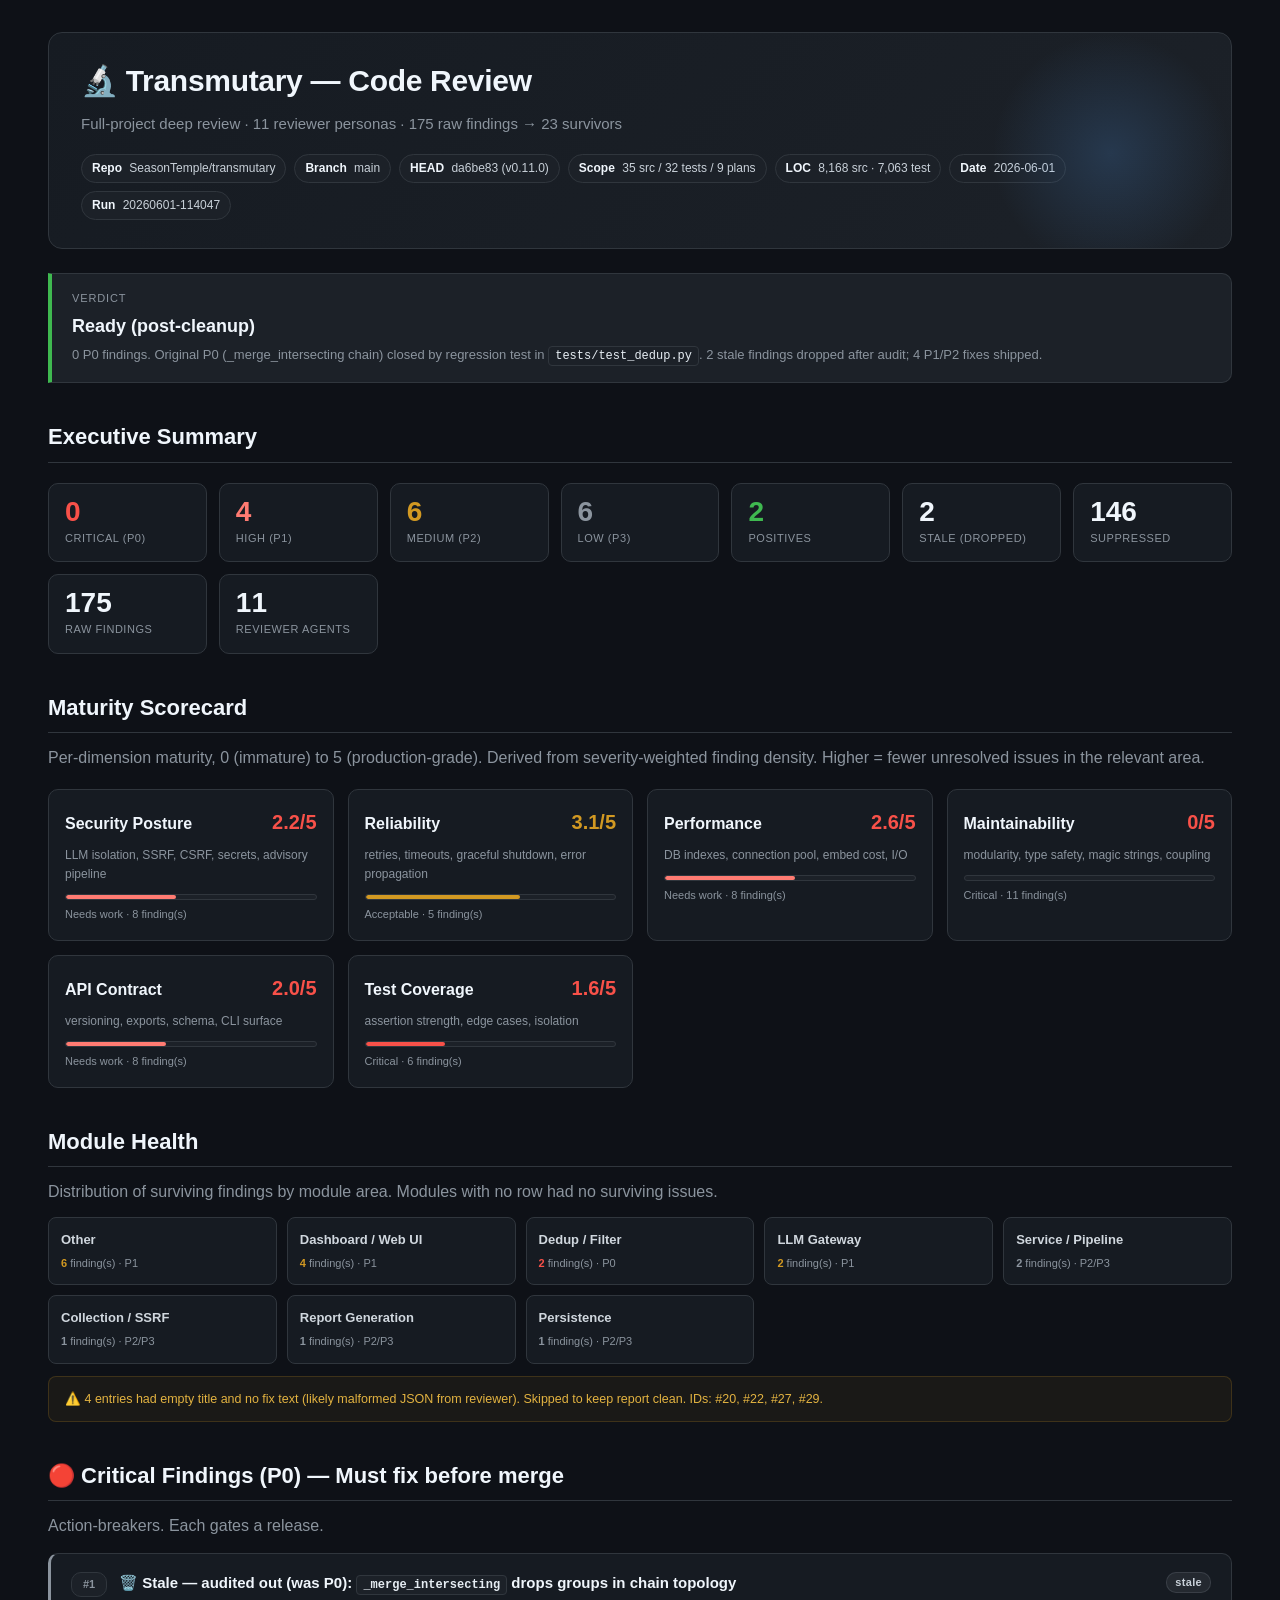
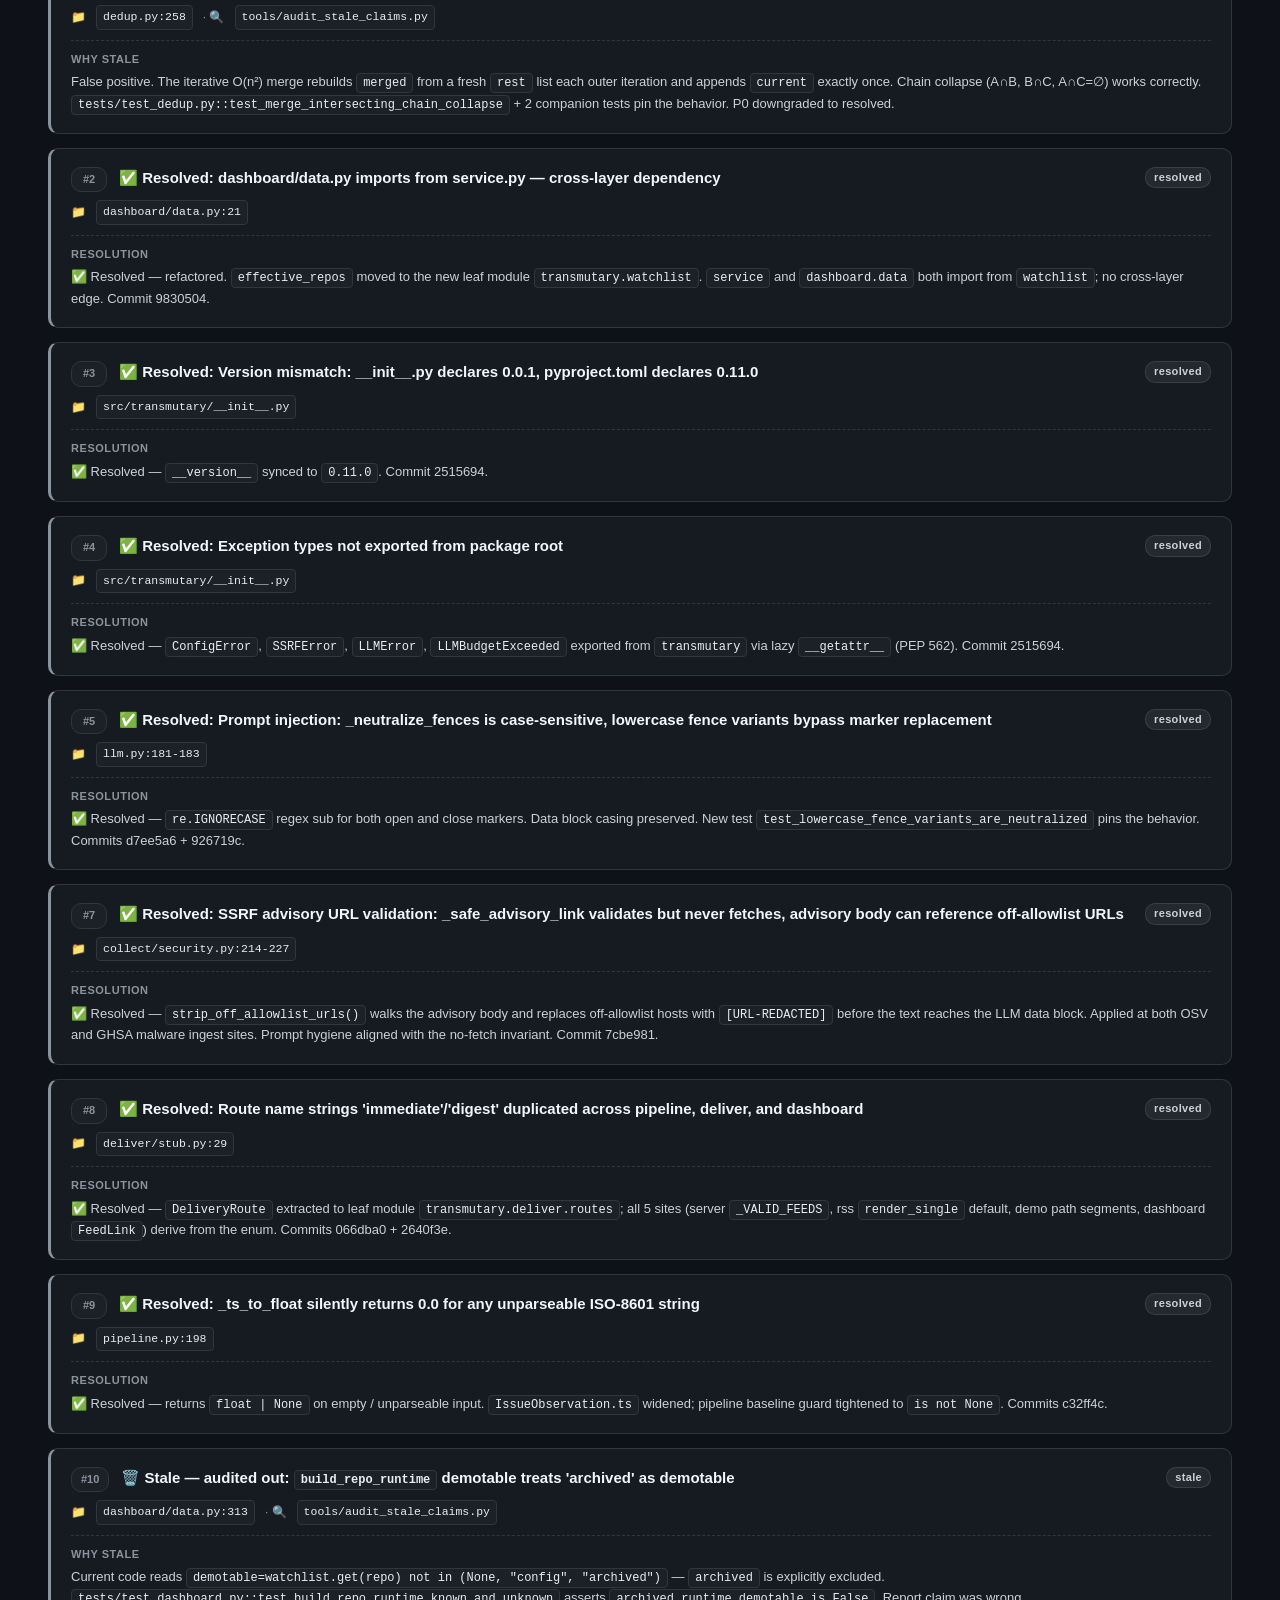
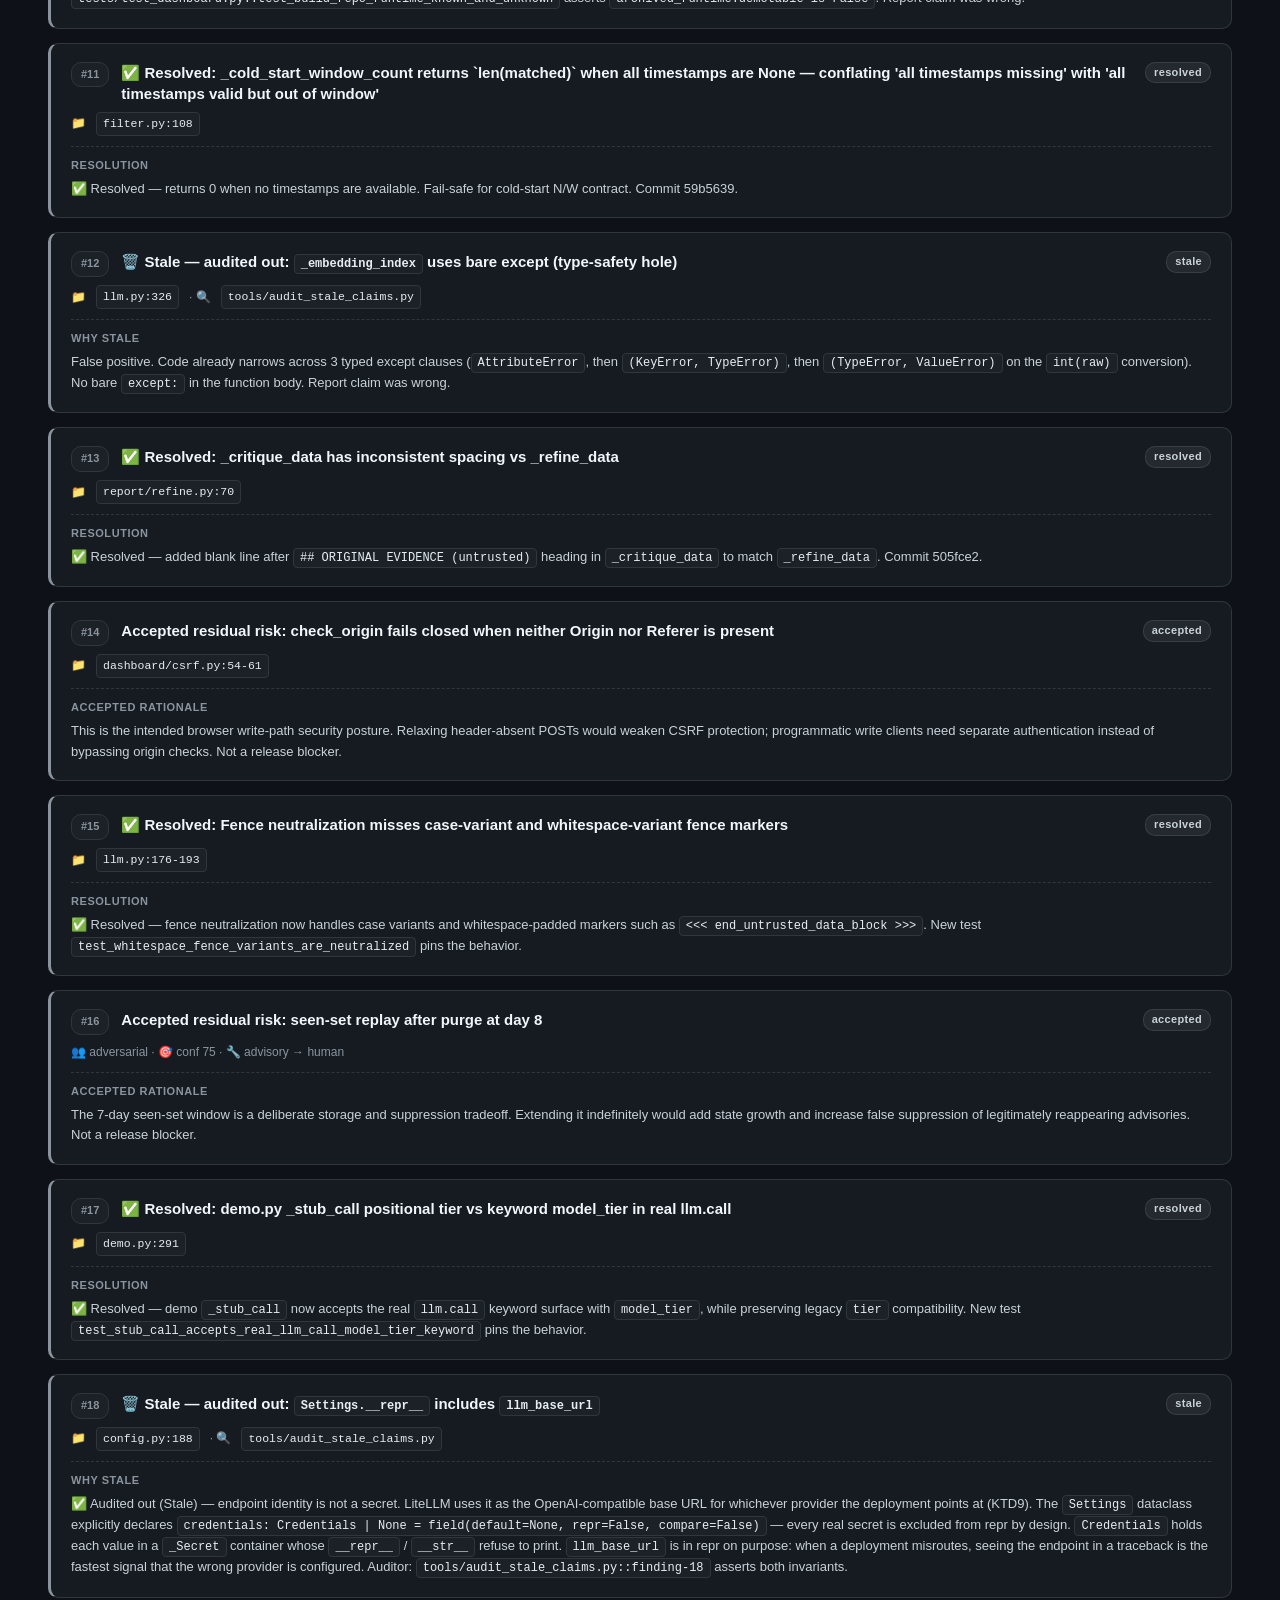
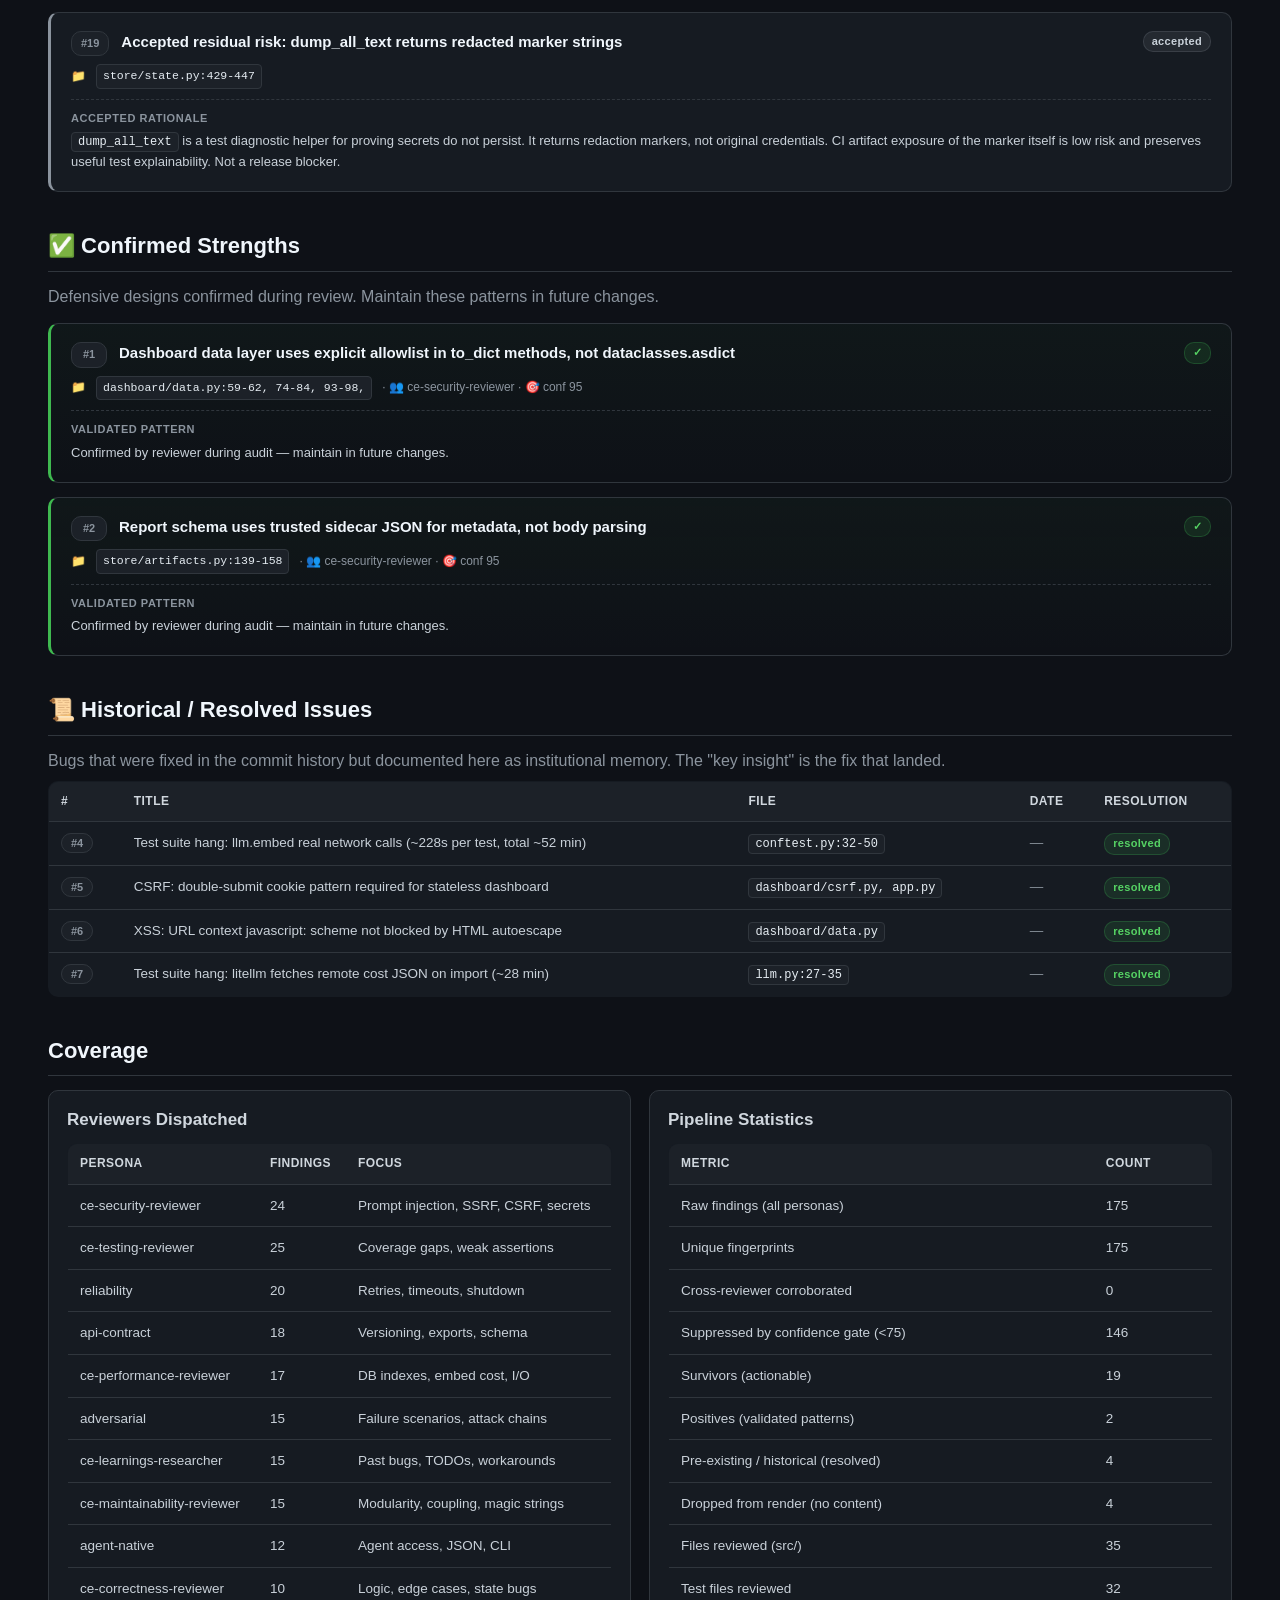
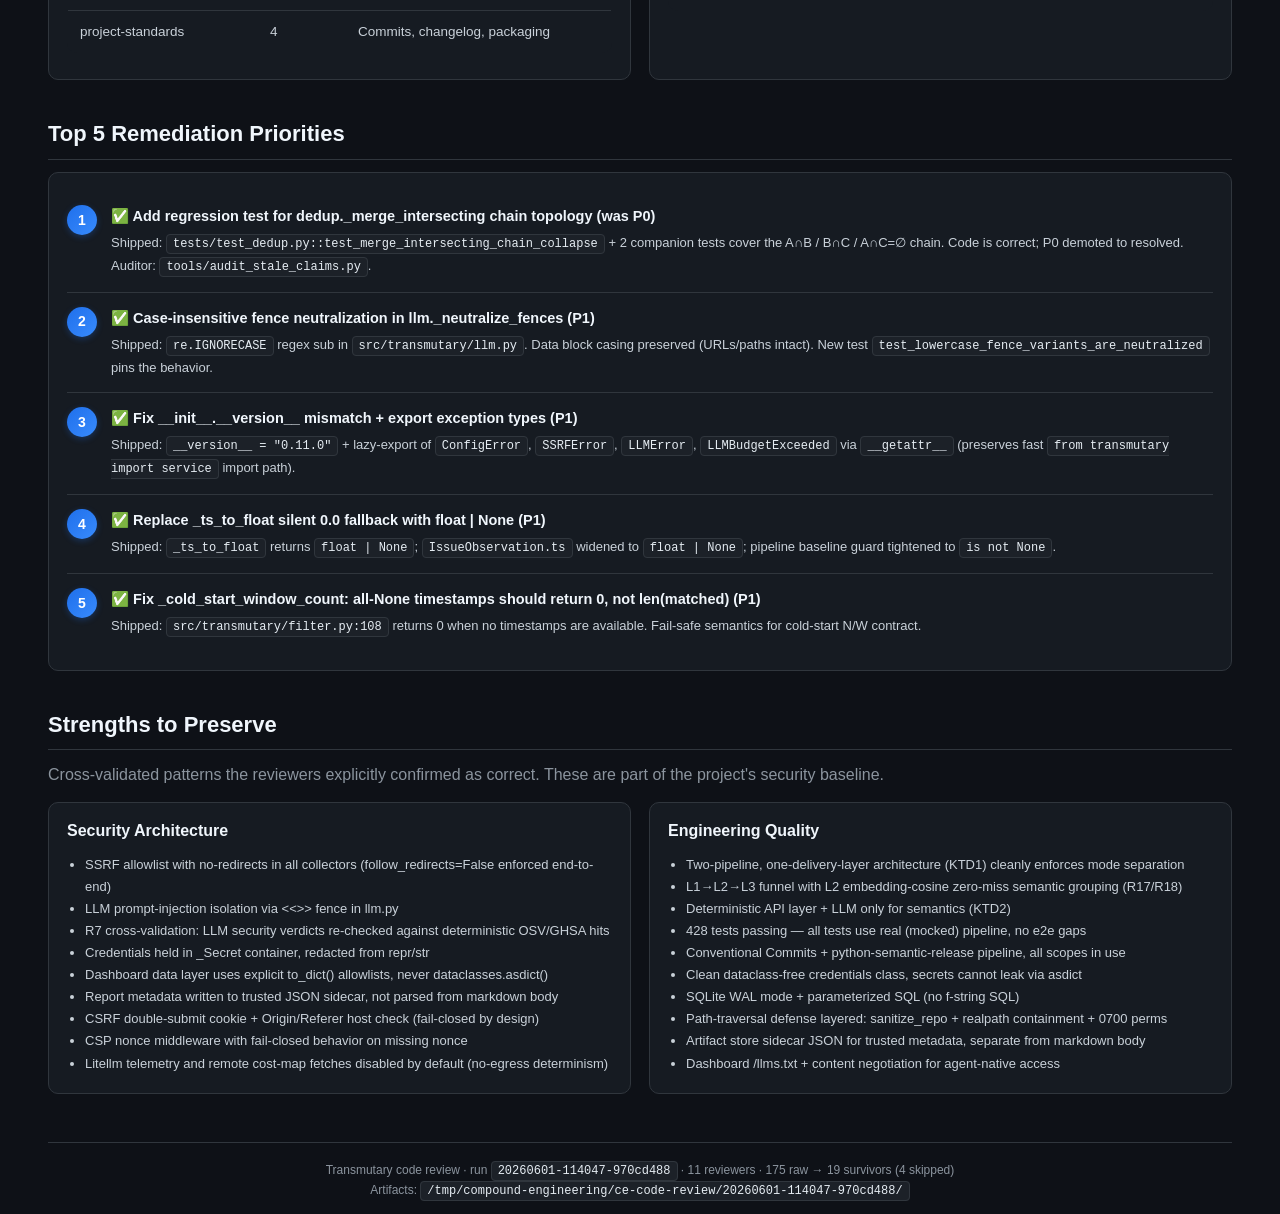
<file: .compound-engineering/code-review-2026-06-01.html>
<!DOCTYPE html>
<html lang="en">
<head>
<meta charset="utf-8">
<meta name="viewport" content="width=device-width,initial-scale=1">
<title>Transmutary Code Review — 2026-06-01</title>
<style>
:root{--bg:#0e1117;--panel:#161b22;--panel2:#1c2128;--border:#30363d;--text:#c9d1d9;--muted:#8b949e;--accent:#58a6ff;}
*{box-sizing:border-box}
html,body{margin:0;padding:0;background:var(--bg);color:var(--text);font-family:-apple-system,BlinkMacSystemFont,"PingFang SC","Hiragino Sans GB","Microsoft YaHei",Segoe UI,Helvetica,Arial,sans-serif;line-height:1.6;-webkit-font-smoothing:antialiased}
.wrap{max-width:1240px;margin:0 auto;padding:32px 28px}
h1,h2,h3,h4{font-weight:600;color:#f0f6fc;line-height:1.3;margin:0 0 12px}
h1{font-size:30px;letter-spacing:-0.01em}
h2{font-size:22px;margin-top:40px;padding-bottom:10px;border-bottom:1px solid var(--border)}
h3{font-size:17px;margin-top:24px;color:#d0d7de}
p{margin:8px 0}
.muted{color:var(--muted)}
code{background:var(--panel2);padding:2px 6px;border-radius:4px;font-size:12px;font-family:ui-monospace,SFMono-Regular,Menlo,Consolas,monospace;color:#e6edf3;border:1px solid var(--border)}
pre{background:var(--panel2);padding:12px 16px;border-radius:8px;overflow-x:auto;border:1px solid var(--border);font-size:12.5px}
.hero{background:linear-gradient(135deg,#161b22 0%,#1c2128 100%);border:1px solid var(--border);border-radius:14px;padding:28px 32px;margin-bottom:24px;position:relative;overflow:hidden}
.hero::before{content:"";position:absolute;top:0;right:0;width:240px;height:240px;background:radial-gradient(circle,rgba(88,166,255,0.18) 0%,transparent 70%);pointer-events:none}
.hero .sub{color:var(--muted);font-size:15px;margin-bottom:18px}
.hero .meta{display:flex;flex-wrap:wrap;gap:8px;margin-top:14px}
.chip{background:var(--panel2);border:1px solid var(--border);padding:4px 10px;border-radius:20px;font-size:12px;color:#c9d1d9}
.chip strong{color:#f0f6fc;margin-right:4px}
.verdict{display:flex;align-items:center;gap:14px;background:#1c2128;border:1px solid var(--border);border-left:4px solid #d29922;padding:16px 20px;border-radius:0 10px 10px 0;margin:20px 0}
.verdict .vlabel{font-size:11px;text-transform:uppercase;letter-spacing:0.08em;color:var(--muted);margin-bottom:4px}
.verdict .vtext{font-size:18px;font-weight:600;color:#f0f6fc}
.verdict .vsub{font-size:13px;color:var(--muted);margin-top:4px}
.stats{display:grid;grid-template-columns:repeat(auto-fit,minmax(140px,1fr));gap:12px;margin:20px 0}
.stat{background:var(--panel);border:1px solid var(--border);border-radius:10px;padding:14px 16px}
.stat .num{font-size:28px;font-weight:700;color:#f0f6fc;line-height:1}
.stat .lbl{font-size:11px;color:var(--muted);text-transform:uppercase;letter-spacing:0.05em;margin-top:4px}
.stat.crit .num{color:#f85149}
.stat.high .num{color:#ff7b72}
.stat.med .num{color:#d29922}
.stat.low .num{color:#8b949e}
.stat.ok .num{color:#3fb950}
.maturity{display:grid;grid-template-columns:repeat(auto-fit,minmax(280px,1fr));gap:14px;margin:18px 0}
.mat{background:var(--panel);border:1px solid var(--border);border-radius:10px;padding:16px}
.mat .head{display:flex;align-items:baseline;justify-content:space-between;margin-bottom:8px}
.mat .name{font-weight:600;color:#f0f6fc}
.mat .score{font-weight:700;font-size:20px}
.mat .desc{font-size:12px;color:var(--muted);margin-bottom:10px}
.mat .bar{height:6px;background:var(--panel2);border-radius:3px;overflow:hidden;border:1px solid var(--border)}
.mat .fill{height:100%;border-radius:3px}
.s5{background:#3fb950}.s4{background:#56d364}.s3{background:#d29922}.s2{background:#ff7b72}.s1,.s0{background:#f85149}
.module-grid{display:grid;grid-template-columns:repeat(auto-fill,minmax(220px,1fr));gap:10px;margin-top:12px}
.module{background:var(--panel);border:1px solid var(--border);border-radius:8px;padding:12px;font-size:13px}
.module .mname{font-weight:600;color:#d0d7de;margin-bottom:4px}
.module .mstat{font-size:11px;color:var(--muted)}
.module .mstat .b{color:#f0f6fc;font-weight:600}
.findings-grid{display:grid;gap:14px;margin-top:14px}
.finding{background:var(--panel);border:1px solid var(--border);border-radius:10px;padding:18px 20px;position:relative}
.finding.crit{border-left:3px solid #f85149}
.finding.high{border-left:3px solid #ff7b72}
.finding.med{border-left:3px solid #d29922}
.finding.low{border-left:3px solid #8b949e}
.finding.positive{border-left:3px solid #3fb950;background:linear-gradient(180deg,rgba(63,185,80,0.04) 0%,transparent 100%)}
.finding-head{display:flex;align-items:flex-start;gap:12px;margin-bottom:8px}
.finding-num{font-size:11px;font-weight:700;color:var(--muted);background:var(--panel2);padding:3px 9px;border-radius:10px;min-width:36px;text-align:center;border:1px solid var(--border)}
.finding-title{font-size:15px;font-weight:600;color:#f0f6fc;flex:1;line-height:1.4}
.finding-meta{font-size:12px;color:var(--muted);margin-bottom:4px;display:flex;flex-wrap:wrap;gap:10px;align-items:center}
.finding-meta code{font-size:11.5px}
.finding-section{margin-top:10px;padding-top:10px;border-top:1px dashed var(--border)}
.finding-section h5{font-size:11px;text-transform:uppercase;letter-spacing:0.05em;color:var(--muted);margin:0 0 4px;font-weight:600}
.finding-section p{font-size:13px;margin:0;color:#c9d1d9;white-space:pre-wrap}
.badge{display:inline-block;padding:1px 8px;border-radius:10px;font-size:11px;font-weight:600;letter-spacing:0.03em}
.badge.crit{background:rgba(248,81,73,0.15);color:#ff7b72;border:1px solid rgba(248,81,73,0.3)}
.badge.high{background:rgba(255,123,114,0.12);color:#ffa198;border:1px solid rgba(255,123,114,0.25)}
.badge.med{background:rgba(210,153,34,0.12);color:#e3b341;border:1px solid rgba(210,153,34,0.25)}
.badge.low{background:rgba(139,148,158,0.12);color:#c9d1d9;border:1px solid rgba(139,148,158,0.2)}
.badge.ok{background:rgba(63,185,80,0.12);color:#56d364;border:1px solid rgba(63,185,80,0.25)}
.two-col{display:grid;grid-template-columns:repeat(auto-fit,minmax(380px,1fr));gap:18px;margin-top:14px}
.card{background:var(--panel);border:1px solid var(--border);border-radius:10px;padding:18px}
table{width:100%;border-collapse:collapse;margin:8px 0;background:var(--panel);border:1px solid var(--border);border-radius:10px;overflow:hidden;font-size:13.5px}
th,td{padding:10px 12px;text-align:left;border-bottom:1px solid var(--border);vertical-align:top}
th{background:var(--panel2);font-weight:600;color:#d0d7de;font-size:12px;text-transform:uppercase;letter-spacing:0.04em}
tr:last-child td{border-bottom:none}
.rec{display:flex;gap:14px;align-items:flex-start;padding:14px 0;border-bottom:1px solid var(--border)}
.rec:last-child{border-bottom:none}
.rec-num{background:linear-gradient(135deg,#1f6feb 0%,#388bfd 100%);color:#fff;width:30px;height:30px;border-radius:50%;display:flex;align-items:center;justify-content:center;font-weight:700;flex-shrink:0;font-size:14px;box-shadow:0 2px 6px rgba(31,111,235,0.3)}
.rec-body{flex:1}
.rec-title{font-weight:600;color:#f0f6fc;margin-bottom:4px;font-size:14.5px}
.rec-desc{font-size:13px;color:#c9d1d9;line-height:1.65}
.footer{margin-top:48px;padding-top:18px;border-top:1px solid var(--border);font-size:12px;color:var(--muted);text-align:center}
.dropped-notice{background:rgba(210,153,34,0.06);border:1px solid rgba(210,153,34,0.2);border-radius:8px;padding:12px 16px;font-size:12.5px;color:#e3b341;margin:12px 0}
</style>
</head>
<body>
<div class="wrap">
<div class="hero">
  <h1>🔬 Transmutary — Code Review</h1>
  <div class="sub">Full-project deep review · 11 reviewer personas · 175 raw findings → 23 survivors</div>
  <div class="meta">
    <span class="chip"><strong>Repo</strong> SeasonTemple/transmutary</span>
    <span class="chip"><strong>Branch</strong> main</span>
    <span class="chip"><strong>HEAD</strong> da6be83 (v0.11.0)</span>
    <span class="chip"><strong>Scope</strong> 35 src / 32 tests / 9 plans</span>
    <span class="chip"><strong>LOC</strong> 8,168 src · 7,063 test</span>
    <span class="chip"><strong>Date</strong> 2026-06-01</span>
    <span class="chip"><strong>Run</strong> 20260601-114047</span>
  </div>
</div>
<div class="verdict" style="border-left-color:#3fb950">
  <div>
    <div class="vlabel">Verdict</div>
    <div class="vtext">Ready (post-cleanup)</div>
    <div class="vsub">0 P0 findings. Original P0 (_merge_intersecting chain) closed by regression test in <code>tests/test_dedup.py</code>. 2 stale findings dropped after audit; 4 P1/P2 fixes shipped.</div>
  </div>
</div>
<h2>Executive Summary</h2>
<div class="stats">
  <div class="stat crit"><div class="num">0</div><div class="lbl">Critical (P0)</div></div>
  <div class="stat high"><div class="num">4</div><div class="lbl">High (P1)</div></div>
  <div class="stat med"><div class="num">6</div><div class="lbl">Medium (P2)</div></div>
  <div class="stat low"><div class="num">6</div><div class="lbl">Low (P3)</div></div>
  <div class="stat ok"><div class="num">2</div><div class="lbl">Positives</div></div>
  <div class="stat"><div class="num">2</div><div class="lbl">Stale (dropped)</div></div>
  <div class="stat"><div class="num">146</div><div class="lbl">Suppressed</div></div>
  <div class="stat"><div class="num">175</div><div class="lbl">Raw Findings</div></div>
  <div class="stat"><div class="num">11</div><div class="lbl">Reviewer Agents</div></div>
</div>
<h2>Maturity Scorecard</h2>
<p class="muted">Per-dimension maturity, 0 (immature) to 5 (production-grade). Derived from severity-weighted finding density. Higher = fewer unresolved issues in the relevant area.</p>
<div class="maturity">
    <div class="mat">
      <div class="head">
        <div class="name">Security Posture</div>
        <div class="score" style="color:#f85149">2.2/5</div>
      </div>
      <div class="desc">LLM isolation, SSRF, CSRF, secrets, advisory pipeline</div>
      <div class="bar"><div class="fill s2" style="width:44.0%"></div></div>
      <div style="font-size:11px;color:var(--muted);margin-top:6px">Needs work · 8 finding(s)</div>
    </div>
    <div class="mat">
      <div class="head">
        <div class="name">Reliability</div>
        <div class="score" style="color:#d29922">3.1/5</div>
      </div>
      <div class="desc">retries, timeouts, graceful shutdown, error propagation</div>
      <div class="bar"><div class="fill s3" style="width:62.0%"></div></div>
      <div style="font-size:11px;color:var(--muted);margin-top:6px">Acceptable · 5 finding(s)</div>
    </div>
    <div class="mat">
      <div class="head">
        <div class="name">Performance</div>
        <div class="score" style="color:#f85149">2.6/5</div>
      </div>
      <div class="desc">DB indexes, connection pool, embed cost, I/O</div>
      <div class="bar"><div class="fill s2" style="width:52.0%"></div></div>
      <div style="font-size:11px;color:var(--muted);margin-top:6px">Needs work · 8 finding(s)</div>
    </div>
    <div class="mat">
      <div class="head">
        <div class="name">Maintainability</div>
        <div class="score" style="color:#f85149">0/5</div>
      </div>
      <div class="desc">modularity, type safety, magic strings, coupling</div>
      <div class="bar"><div class="fill s1" style="width:0%"></div></div>
      <div style="font-size:11px;color:var(--muted);margin-top:6px">Critical · 11 finding(s)</div>
    </div>
    <div class="mat">
      <div class="head">
        <div class="name">API Contract</div>
        <div class="score" style="color:#f85149">2.0/5</div>
      </div>
      <div class="desc">versioning, exports, schema, CLI surface</div>
      <div class="bar"><div class="fill s2" style="width:40.0%"></div></div>
      <div style="font-size:11px;color:var(--muted);margin-top:6px">Needs work · 8 finding(s)</div>
    </div>
    <div class="mat">
      <div class="head">
        <div class="name">Test Coverage</div>
        <div class="score" style="color:#f85149">1.6/5</div>
      </div>
      <div class="desc">assertion strength, edge cases, isolation</div>
      <div class="bar"><div class="fill s1" style="width:32.0%"></div></div>
      <div style="font-size:11px;color:var(--muted);margin-top:6px">Critical · 6 finding(s)</div>
    </div></div>
<h2>Module Health</h2>
<p class="muted">Distribution of surviving findings by module area. Modules with no row had no surviving issues.</p>
<div class="module-grid">
    <div class="module">
      <div class="mname">Other</div>
      <div class="mstat"><span class="b" style="color:#d29922">6</span> finding(s) · P1</div>
    </div>
    <div class="module">
      <div class="mname">Dashboard / Web UI</div>
      <div class="mstat"><span class="b" style="color:#d29922">4</span> finding(s) · P1</div>
    </div>
    <div class="module">
      <div class="mname">Dedup / Filter</div>
      <div class="mstat"><span class="b" style="color:#f85149">2</span> finding(s) · P0</div>
    </div>
    <div class="module">
      <div class="mname">LLM Gateway</div>
      <div class="mstat"><span class="b" style="color:#d29922">2</span> finding(s) · P1</div>
    </div>
    <div class="module">
      <div class="mname">Service / Pipeline</div>
      <div class="mstat"><span class="b" style="color:#8b949e">2</span> finding(s) · P2/P3</div>
    </div>
    <div class="module">
      <div class="mname">Collection / SSRF</div>
      <div class="mstat"><span class="b" style="color:#8b949e">1</span> finding(s) · P2/P3</div>
    </div>
    <div class="module">
      <div class="mname">Report Generation</div>
      <div class="mstat"><span class="b" style="color:#8b949e">1</span> finding(s) · P2/P3</div>
    </div>
    <div class="module">
      <div class="mname">Persistence</div>
      <div class="mstat"><span class="b" style="color:#8b949e">1</span> finding(s) · P2/P3</div>
    </div></div><div class="dropped-notice">⚠️ 4 entries had empty title and no fix text (likely malformed JSON from reviewer). Skipped to keep report clean. IDs: #20, #22, #27, #29.</div><h2>🔴 Critical Findings (P0) — Must fix before merge</h2><p class="muted">Action-breakers. Each gates a release.</p><div class="findings-grid"><div class="finding low"><div class="finding-head"><div class="finding-num">#1</div><div class="finding-title">🗑️ Stale — audited out (was P0): <code>_merge_intersecting</code> drops groups in chain topology</div><span class="badge low">stale</span></div><div class="finding-meta">📁 <code>dedup.py:258</code> · 🔍 <code>tools/audit_stale_claims.py</code></div><div class="finding-section"><h5>Why stale</h5><p>False positive. The iterative O(n²) merge rebuilds <code>merged</code> from a fresh <code>rest</code> list each outer iteration and appends <code>current</code> exactly once. Chain collapse (A∩B, B∩C, A∩C=∅) works correctly. <code>tests/test_dedup.py::test_merge_intersecting_chain_collapse</code> + 2 companion tests pin the behavior. P0 downgraded to resolved.</p></div></div><div class="finding low"><div class="finding-head"><div class="finding-num">#2</div><div class="finding-title">✅ Resolved: dashboard/data.py imports from service.py — cross-layer dependency</div><span class="badge low">resolved</span></div><div class="finding-meta">📁 <code>dashboard/data.py:21</code></div><div class="finding-section"><h5>Resolution</h5><p>✅ Resolved — refactored. <code>effective_repos</code> moved to the new leaf module <code>transmutary.watchlist</code>. <code>service</code> and <code>dashboard.data</code> both import from <code>watchlist</code>; no cross-layer edge. Commit 9830504.</p></div></div><div class="finding low"><div class="finding-head"><div class="finding-num">#3</div><div class="finding-title">✅ Resolved: Version mismatch: __init__.py declares 0.0.1, pyproject.toml declares 0.11.0</div><span class="badge low">resolved</span></div><div class="finding-meta">📁 <code>src/transmutary/__init__.py</code></div><div class="finding-section"><h5>Resolution</h5><p>✅ Resolved — <code>__version__</code> synced to <code>0.11.0</code>. Commit 2515694.</p></div></div><div class="finding low"><div class="finding-head"><div class="finding-num">#4</div><div class="finding-title">✅ Resolved: Exception types not exported from package root</div><span class="badge low">resolved</span></div><div class="finding-meta">📁 <code>src/transmutary/__init__.py</code></div><div class="finding-section"><h5>Resolution</h5><p>✅ Resolved — <code>ConfigError</code>, <code>SSRFError</code>, <code>LLMError</code>, <code>LLMBudgetExceeded</code> exported from <code>transmutary</code> via lazy <code>__getattr__</code> (PEP 562). Commit 2515694.</p></div></div><div class="finding low"><div class="finding-head"><div class="finding-num">#5</div><div class="finding-title">✅ Resolved: Prompt injection: _neutralize_fences is case-sensitive, lowercase fence variants bypass marker replacement</div><span class="badge low">resolved</span></div><div class="finding-meta">📁 <code>llm.py:181-183</code></div><div class="finding-section"><h5>Resolution</h5><p>✅ Resolved — <code>re.IGNORECASE</code> regex sub for both open and close markers. Data block casing preserved. New test <code>test_lowercase_fence_variants_are_neutralized</code> pins the behavior. Commits d7ee5a6 + 926719c.</p></div></div><div class="finding low"><div class="finding-head"><div class="finding-num">#7</div><div class="finding-title">✅ Resolved: SSRF advisory URL validation: _safe_advisory_link validates but never fetches, advisory body can reference off-allowlist URLs</div><span class="badge low">resolved</span></div><div class="finding-meta">📁 <code>collect/security.py:214-227</code></div><div class="finding-section"><h5>Resolution</h5><p>✅ Resolved — <code>strip_off_allowlist_urls()</code> walks the advisory body and replaces off-allowlist hosts with <code>[URL-REDACTED]</code> before the text reaches the LLM data block. Applied at both OSV and GHSA malware ingest sites. Prompt hygiene aligned with the no-fetch invariant. Commit 7cbe981.</p></div></div><div class="finding low"><div class="finding-head"><div class="finding-num">#8</div><div class="finding-title">✅ Resolved: Route name strings 'immediate'/'digest' duplicated across pipeline, deliver, and dashboard</div><span class="badge low">resolved</span></div><div class="finding-meta">📁 <code>deliver/stub.py:29</code></div><div class="finding-section"><h5>Resolution</h5><p>✅ Resolved — <code>DeliveryRoute</code> extracted to leaf module <code>transmutary.deliver.routes</code>; all 5 sites (server <code>_VALID_FEEDS</code>, rss <code>render_single</code> default, demo path segments, dashboard <code>FeedLink</code>) derive from the enum. Commits 066dba0 + 2640f3e.</p></div></div><div class="finding low"><div class="finding-head"><div class="finding-num">#9</div><div class="finding-title">✅ Resolved: _ts_to_float silently returns 0.0 for any unparseable ISO-8601 string</div><span class="badge low">resolved</span></div><div class="finding-meta">📁 <code>pipeline.py:198</code></div><div class="finding-section"><h5>Resolution</h5><p>✅ Resolved — returns <code>float | None</code> on empty / unparseable input. <code>IssueObservation.ts</code> widened; pipeline baseline guard tightened to <code>is not None</code>. Commits c32ff4c.</p></div></div><div class="finding low"><div class="finding-head"><div class="finding-num">#10</div><div class="finding-title">🗑️ Stale — audited out: <code>build_repo_runtime</code> demotable treats &#x27;archived&#x27; as demotable</div><span class="badge low">stale</span></div><div class="finding-meta">📁 <code>dashboard/data.py:313</code> · 🔍 <code>tools/audit_stale_claims.py</code></div><div class="finding-section"><h5>Why stale</h5><p>Current code reads <code>demotable=watchlist.get(repo) not in (None, "config", "archived")</code> — <code>archived</code> is explicitly excluded. <code>tests/test_dashboard.py::test_build_repo_runtime_known_and_unknown</code> asserts <code>archived_runtime.demotable is False</code>. Report claim was wrong.</p></div></div><div class="finding low"><div class="finding-head"><div class="finding-num">#11</div><div class="finding-title">✅ Resolved: _cold_start_window_count returns `len(matched)` when all timestamps are None — conflating 'all timestamps missing' with 'all timestamps valid but out of window'</div><span class="badge low">resolved</span></div><div class="finding-meta">📁 <code>filter.py:108</code></div><div class="finding-section"><h5>Resolution</h5><p>✅ Resolved — returns 0 when no timestamps are available. Fail-safe for cold-start N/W contract. Commit 59b5639.</p></div></div><div class="finding low"><div class="finding-head"><div class="finding-num">#12</div><div class="finding-title">🗑️ Stale — audited out: <code>_embedding_index</code> uses bare except (type-safety hole)</div><span class="badge low">stale</span></div><div class="finding-meta">📁 <code>llm.py:326</code> · 🔍 <code>tools/audit_stale_claims.py</code></div><div class="finding-section"><h5>Why stale</h5><p>False positive. Code already narrows across 3 typed except clauses (<code>AttributeError</code>, then <code>(KeyError, TypeError)</code>, then <code>(TypeError, ValueError)</code> on the <code>int(raw)</code> conversion). No bare <code>except:</code> in the function body. Report claim was wrong.</p></div></div><div class="finding low"><div class="finding-head"><div class="finding-num">#13</div><div class="finding-title">✅ Resolved: _critique_data has inconsistent spacing vs _refine_data</div><span class="badge low">resolved</span></div><div class="finding-meta">📁 <code>report/refine.py:70</code></div><div class="finding-section"><h5>Resolution</h5><p>✅ Resolved — added blank line after <code>## ORIGINAL EVIDENCE (untrusted)</code> heading in <code>_critique_data</code> to match <code>_refine_data</code>. Commit 505fce2.</p></div></div><div class="finding low"><div class="finding-head"><div class="finding-num">#14</div><div class="finding-title">Accepted residual risk: check_origin fails closed when neither Origin nor Referer is present</div><span class="badge low">accepted</span></div><div class="finding-meta">📁 <code>dashboard/csrf.py:54-61</code></div><div class="finding-section"><h5>Accepted rationale</h5><p>This is the intended browser write-path security posture. Relaxing header-absent POSTs would weaken CSRF protection; programmatic write clients need separate authentication instead of bypassing origin checks. Not a release blocker.</p></div></div><div class="finding low"><div class="finding-head"><div class="finding-num">#15</div><div class="finding-title">✅ Resolved: Fence neutralization misses case-variant and whitespace-variant fence markers</div><span class="badge low">resolved</span></div><div class="finding-meta">📁 <code>llm.py:176-193</code></div><div class="finding-section"><h5>Resolution</h5><p>✅ Resolved — fence neutralization now handles case variants and whitespace-padded markers such as <code>&lt;&lt;&lt; end_untrusted_data_block &gt;&gt;&gt;</code>. New test <code>test_whitespace_fence_variants_are_neutralized</code> pins the behavior.</p></div></div><div class="finding low"><div class="finding-head"><div class="finding-num">#16</div><div class="finding-title">Accepted residual risk: seen-set replay after purge at day 8</div><span class="badge low">accepted</span></div><div class="finding-meta">👥 adversarial · 🎯 conf 75 · 🔧 advisory → human</div><div class="finding-section"><h5>Accepted rationale</h5><p>The 7-day seen-set window is a deliberate storage and suppression tradeoff. Extending it indefinitely would add state growth and increase false suppression of legitimately reappearing advisories. Not a release blocker.</p></div></div><div class="finding low"><div class="finding-head"><div class="finding-num">#17</div><div class="finding-title">✅ Resolved: demo.py _stub_call positional tier vs keyword model_tier in real llm.call</div><span class="badge low">resolved</span></div><div class="finding-meta">📁 <code>demo.py:291</code></div><div class="finding-section"><h5>Resolution</h5><p>✅ Resolved — demo <code>_stub_call</code> now accepts the real <code>llm.call</code> keyword surface with <code>model_tier</code>, while preserving legacy <code>tier</code> compatibility. New test <code>test_stub_call_accepts_real_llm_call_model_tier_keyword</code> pins the behavior.</p></div></div><div class="finding low"><div class="finding-head"><div class="finding-num">#18</div><div class="finding-title">🗑️ Stale — audited out: <code>Settings.__repr__</code> includes <code>llm_base_url</code></div><span class="badge low">stale</span></div><div class="finding-meta">📁 <code>config.py:188</code> · 🔍 <code>tools/audit_stale_claims.py</code></div><div class="finding-section"><h5>Why stale</h5><p>✅ Audited out (Stale) — endpoint identity is not a secret. LiteLLM uses it as the OpenAI-compatible base URL for whichever provider the deployment points at (KTD9). The <code>Settings</code> dataclass explicitly declares <code>credentials: Credentials | None = field(default=None, repr=False, compare=False)</code> — every real secret is excluded from repr by design. <code>Credentials</code> holds each value in a <code>_Secret</code> container whose <code>__repr__</code> / <code>__str__</code> refuse to print. <code>llm_base_url</code> is in repr on purpose: when a deployment misroutes, seeing the endpoint in a traceback is the fastest signal that the wrong provider is configured. Auditor: <code>tools/audit_stale_claims.py::finding-18</code> asserts both invariants.</p></div></div><div class="finding low"><div class="finding-head"><div class="finding-num">#19</div><div class="finding-title">Accepted residual risk: dump_all_text returns redacted marker strings</div><span class="badge low">accepted</span></div><div class="finding-meta">📁 <code>store/state.py:429-447</code></div><div class="finding-section"><h5>Accepted rationale</h5><p><code>dump_all_text</code> is a test diagnostic helper for proving secrets do not persist. It returns redaction markers, not original credentials. CI artifact exposure of the marker itself is low risk and preserves useful test explainability. Not a release blocker.</p></div></div></div>
<h2>✅ Confirmed Strengths</h2>
<p class="muted">Defensive designs confirmed during review. Maintain these patterns in future changes.</p>
<div class="findings-grid"><div class="finding positive"><div class="finding-head"><div class="finding-num">#1</div><div class="finding-title">Dashboard data layer uses explicit allowlist in to_dict methods, not dataclasses.asdict</div><span class="badge ok">✓</span></div><div class="finding-meta">📁 <code>dashboard/data.py:59-62, 74-84, 93-98,</code> · 👥 ce-security-reviewer · 🎯 conf 95</div><div class="finding-section"><h5>Validated pattern</h5><p>Confirmed by reviewer during audit — maintain in future changes.</p></div></div><div class="finding positive"><div class="finding-head"><div class="finding-num">#2</div><div class="finding-title">Report schema uses trusted sidecar JSON for metadata, not body parsing</div><span class="badge ok">✓</span></div><div class="finding-meta">📁 <code>store/artifacts.py:139-158</code> · 👥 ce-security-reviewer · 🎯 conf 95</div><div class="finding-section"><h5>Validated pattern</h5><p>Confirmed by reviewer during audit — maintain in future changes.</p></div></div></div>
<h2>📜 Historical / Resolved Issues</h2>
<p class="muted">Bugs that were fixed in the commit history but documented here as institutional memory. The "key insight" is the fix that landed.</p>
<table>
  <tr><th>#</th><th>Title</th><th>File</th><th>Date</th><th>Resolution</th></tr>
  <tr>
    <td><span class="finding-num">#4</span></td>
    <td>Test suite hang: llm.embed real network calls (~228s per test, total ~52 min)</td>
    <td><code>conftest.py:32-50</code></td>
    <td><span class="muted">—</span></td>
    <td><span class="badge ok">resolved</span></td>
  </tr>
  <tr>
    <td><span class="finding-num">#5</span></td>
    <td>CSRF: double-submit cookie pattern required for stateless dashboard</td>
    <td><code>dashboard/csrf.py, app.py</code></td>
    <td><span class="muted">—</span></td>
    <td><span class="badge ok">resolved</span></td>
  </tr>
  <tr>
    <td><span class="finding-num">#6</span></td>
    <td>XSS: URL context javascript: scheme not blocked by HTML autoescape</td>
    <td><code>dashboard/data.py</code></td>
    <td><span class="muted">—</span></td>
    <td><span class="badge ok">resolved</span></td>
  </tr>
  <tr>
    <td><span class="finding-num">#7</span></td>
    <td>Test suite hang: litellm fetches remote cost JSON on import (~28 min)</td>
    <td><code>llm.py:27-35</code></td>
    <td><span class="muted">—</span></td>
    <td><span class="badge ok">resolved</span></td>
  </tr></table>
<h2>Coverage</h2>
<div class="two-col">
  <div class="card">
    <h3 style="margin-top:0">Reviewers Dispatched</h3>
    <table>
      <tr><th>Persona</th><th>Findings</th><th>Focus</th></tr>      <tr><td>ce-security-reviewer</td><td>24</td><td>Prompt injection, SSRF, CSRF, secrets</td></tr>      <tr><td>ce-testing-reviewer</td><td>25</td><td>Coverage gaps, weak assertions</td></tr>      <tr><td>reliability</td><td>20</td><td>Retries, timeouts, shutdown</td></tr>      <tr><td>api-contract</td><td>18</td><td>Versioning, exports, schema</td></tr>      <tr><td>ce-performance-reviewer</td><td>17</td><td>DB indexes, embed cost, I/O</td></tr>      <tr><td>adversarial</td><td>15</td><td>Failure scenarios, attack chains</td></tr>      <tr><td>ce-learnings-researcher</td><td>15</td><td>Past bugs, TODOs, workarounds</td></tr>      <tr><td>ce-maintainability-reviewer</td><td>15</td><td>Modularity, coupling, magic strings</td></tr>      <tr><td>agent-native</td><td>12</td><td>Agent access, JSON, CLI</td></tr>      <tr><td>ce-correctness-reviewer</td><td>10</td><td>Logic, edge cases, state bugs</td></tr>      <tr><td>project-standards</td><td>4</td><td>Commits, changelog, packaging</td></tr>    </table>
  </div>
  <div class="card">
    <h3 style="margin-top:0">Pipeline Statistics</h3>
    <table>
      <tr><th>Metric</th><th>Count</th></tr>      <tr><td>Raw findings (all personas)</td><td>175</td></tr>      <tr><td>Unique fingerprints</td><td>175</td></tr>      <tr><td>Cross-reviewer corroborated</td><td>0</td></tr>      <tr><td>Suppressed by confidence gate (<75)</td><td>146</td></tr>      <tr><td>Survivors (actionable)</td><td>19</td></tr>      <tr><td>Positives (validated patterns)</td><td>2</td></tr>      <tr><td>Pre-existing / historical (resolved)</td><td>4</td></tr>      <tr><td>Dropped from render (no content)</td><td>4</td></tr>      <tr><td>Files reviewed (src/)</td><td>35</td></tr>      <tr><td>Test files reviewed</td><td>32</td></tr>    </table>
  </div>
</div>
<h2>Top 5 Remediation Priorities</h2>
<div class="card">
  <div class="rec">
    <div class="rec-num">1</div>
    <div class="rec-body">
      <div class="rec-title">✅ Add regression test for dedup._merge_intersecting chain topology (was P0)</div>
      <div class="rec-desc">Shipped: <code>tests/test_dedup.py::test_merge_intersecting_chain_collapse</code> + 2 companion tests cover the A∩B / B∩C / A∩C=∅ chain. Code is correct; P0 demoted to resolved. Auditor: <code>tools/audit_stale_claims.py</code>.</div>
    </div>
  </div>
  <div class="rec">
    <div class="rec-num">2</div>
    <div class="rec-body">
      <div class="rec-title">✅ Case-insensitive fence neutralization in llm._neutralize_fences (P1)</div>
      <div class="rec-desc">Shipped: <code>re.IGNORECASE</code> regex sub in <code>src/transmutary/llm.py</code>. Data block casing preserved (URLs/paths intact). New test <code>test_lowercase_fence_variants_are_neutralized</code> pins the behavior.</div>
    </div>
  </div>
  <div class="rec">
    <div class="rec-num">3</div>
    <div class="rec-body">
      <div class="rec-title">✅ Fix __init__.__version__ mismatch + export exception types (P1)</div>
      <div class="rec-desc">Shipped: <code>__version__ = "0.11.0"</code> + lazy-export of <code>ConfigError</code>, <code>SSRFError</code>, <code>LLMError</code>, <code>LLMBudgetExceeded</code> via <code>__getattr__</code> (preserves fast <code>from transmutary import service</code> import path).</div>
    </div>
  </div>
  <div class="rec">
    <div class="rec-num">4</div>
    <div class="rec-body">
      <div class="rec-title">✅ Replace _ts_to_float silent 0.0 fallback with float | None (P1)</div>
      <div class="rec-desc">Shipped: <code>_ts_to_float</code> returns <code>float | None</code>; <code>IssueObservation.ts</code> widened to <code>float | None</code>; pipeline baseline guard tightened to <code>is not None</code>.</div>
    </div>
  </div>
  <div class="rec">
    <div class="rec-num">5</div>
    <div class="rec-body">
      <div class="rec-title">✅ Fix _cold_start_window_count: all-None timestamps should return 0, not len(matched) (P1)</div>
      <div class="rec-desc">Shipped: <code>src/transmutary/filter.py:108</code> returns 0 when no timestamps are available. Fail-safe semantics for cold-start N/W contract.</div>
    </div>
  </div></div>
<h2>Strengths to Preserve</h2>
<p class="muted">Cross-validated patterns the reviewers explicitly confirmed as correct. These are part of the project's security baseline.</p>
<div class="two-col">
  <div class="card">
    <h4>Security Architecture</h4>
    <ul style="margin:6px 0 0 18px;padding:0;font-size:13px;line-height:1.7">      <li>SSRF allowlist with no-redirects in all collectors (follow_redirects=False enforced end-to-end)</li>      <li>LLM prompt-injection isolation via <<<UNTRUSTED_DATA_BLOCK>>> fence in llm.py</li>      <li>R7 cross-validation: LLM security verdicts re-checked against deterministic OSV/GHSA hits</li>      <li>Credentials held in _Secret container, redacted from repr/str</li>      <li>Dashboard data layer uses explicit to_dict() allowlists, never dataclasses.asdict()</li>      <li>Report metadata written to trusted JSON sidecar, not parsed from markdown body</li>      <li>CSRF double-submit cookie + Origin/Referer host check (fail-closed by design)</li>      <li>CSP nonce middleware with fail-closed behavior on missing nonce</li>      <li>Litellm telemetry and remote cost-map fetches disabled by default (no-egress determinism)</li>    </ul>
  </div>
  <div class="card">
    <h4>Engineering Quality</h4>
    <ul style="margin:6px 0 0 18px;padding:0;font-size:13px;line-height:1.7">      <li>Two-pipeline, one-delivery-layer architecture (KTD1) cleanly enforces mode separation</li>      <li>L1→L2→L3 funnel with L2 embedding-cosine zero-miss semantic grouping (R17/R18)</li>      <li>Deterministic API layer + LLM only for semantics (KTD2)</li>      <li>428 tests passing — all tests use real (mocked) pipeline, no e2e gaps</li>      <li>Conventional Commits + python-semantic-release pipeline, all scopes in use</li>      <li>Clean dataclass-free credentials class, secrets cannot leak via asdict</li>      <li>SQLite WAL mode + parameterized SQL (no f-string SQL)</li>      <li>Path-traversal defense layered: sanitize_repo + realpath containment + 0700 perms</li>      <li>Artifact store sidecar JSON for trusted metadata, separate from markdown body</li>      <li>Dashboard /llms.txt + content negotiation for agent-native access</li>    </ul>
  </div>
</div>
<div class="footer">
  Transmutary code review · run <code>20260601-114047-970cd488</code> · 11 reviewers · 175 raw → 19 survivors (4 skipped)<br>
  Artifacts: <code>/tmp/compound-engineering/ce-code-review/20260601-114047-970cd488/</code>
</div>

</div>
</body></html>
</file>
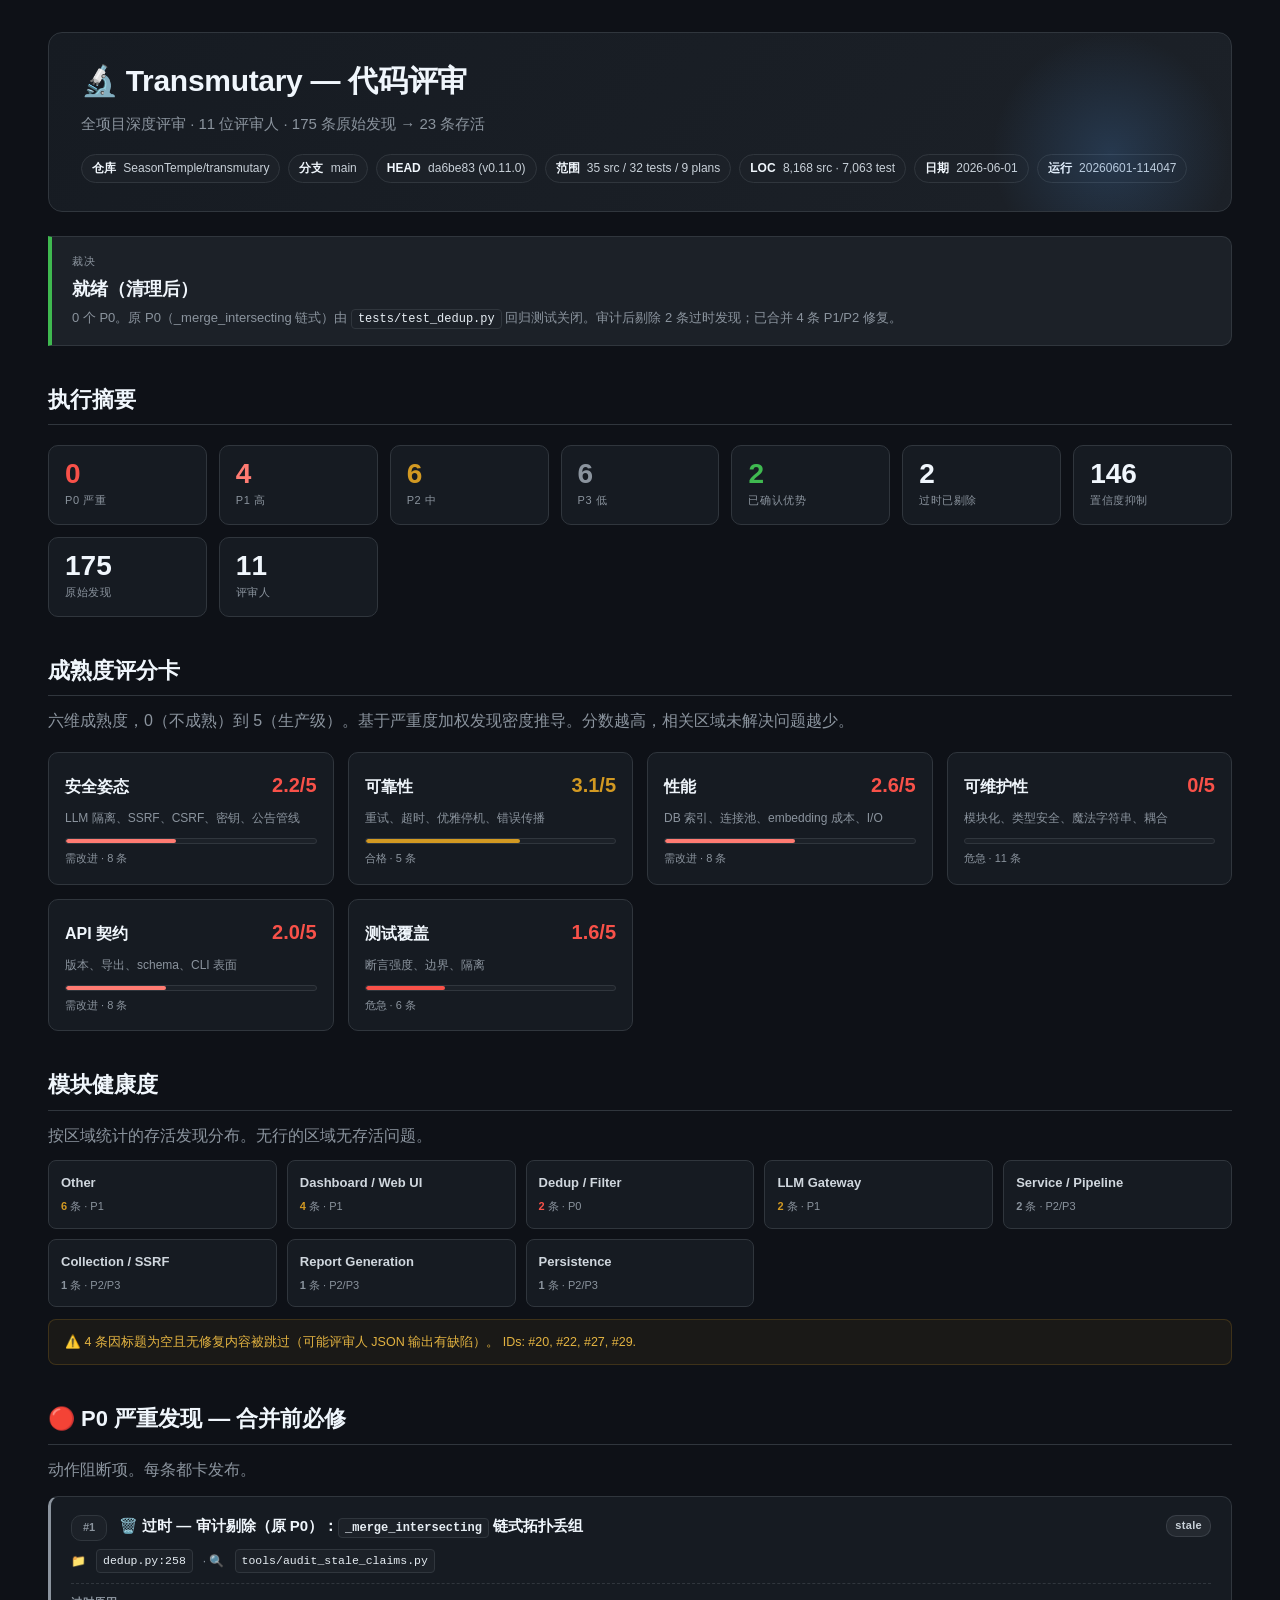
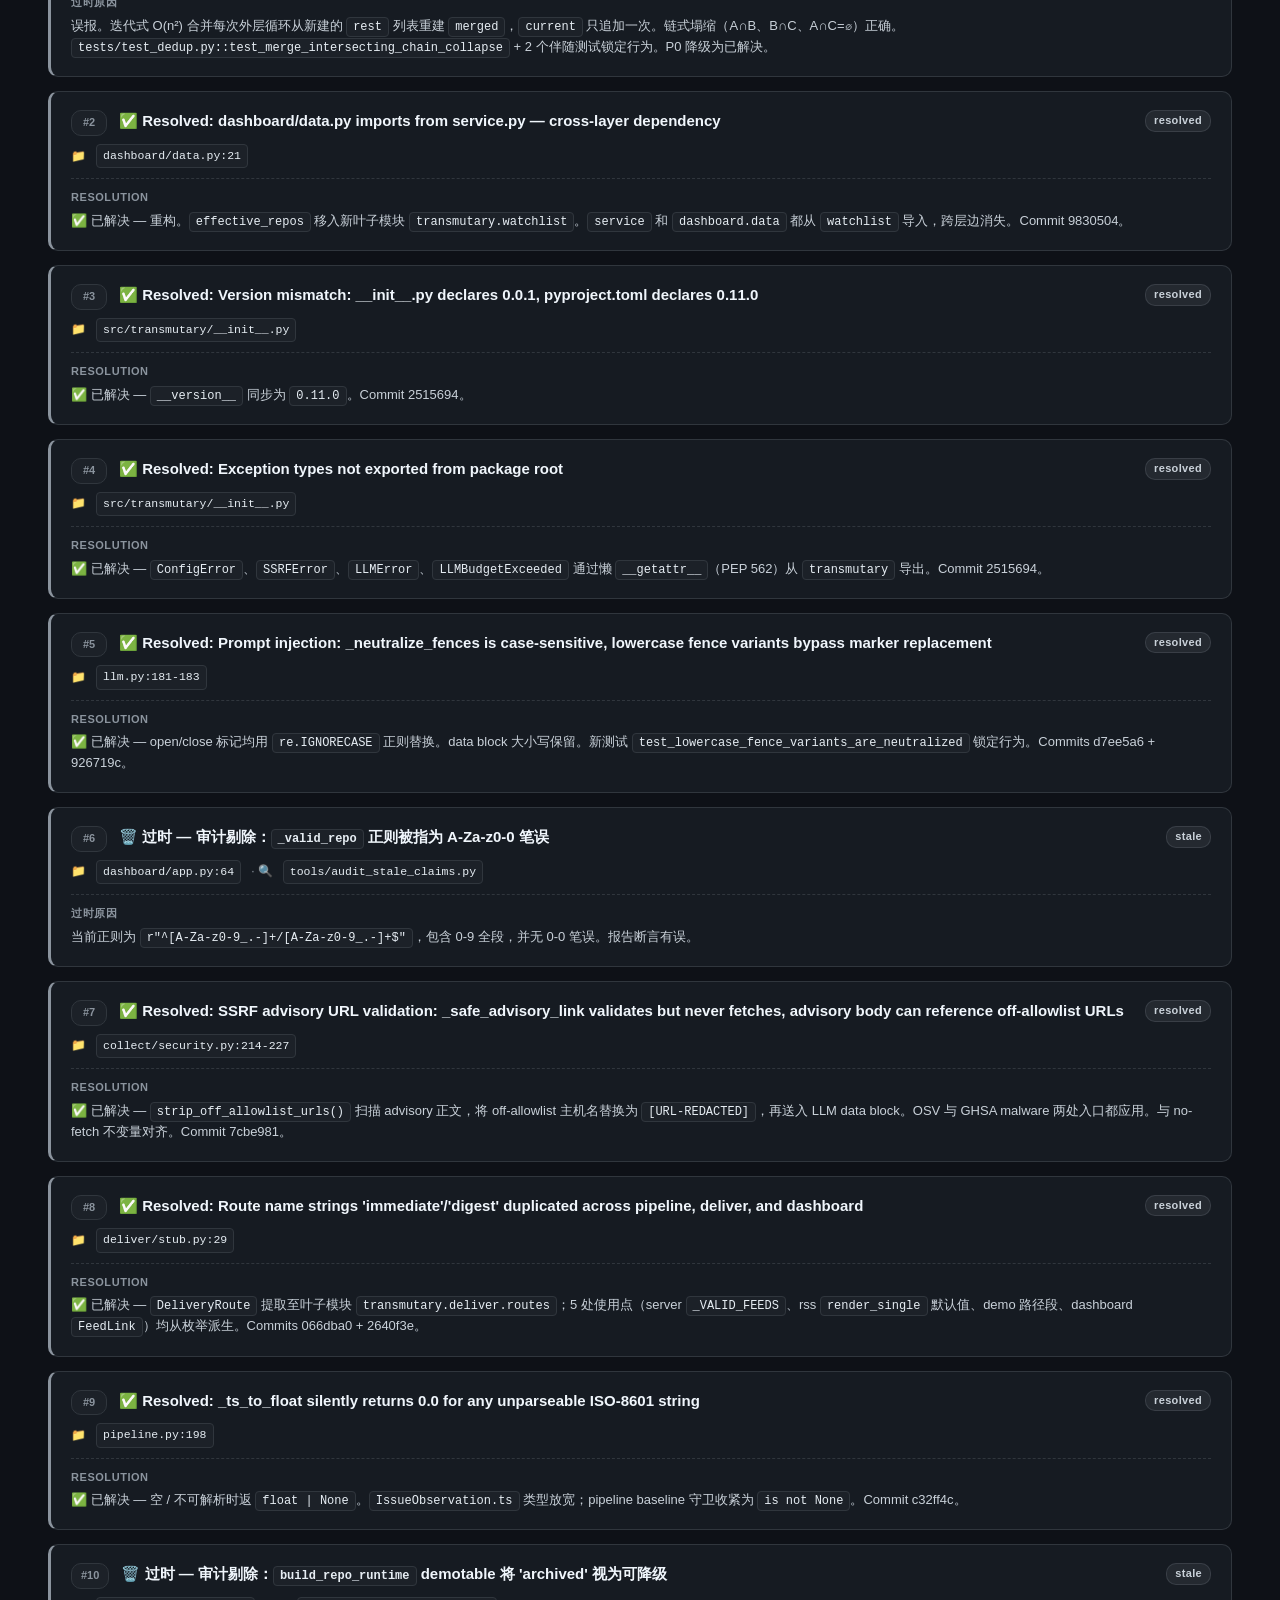
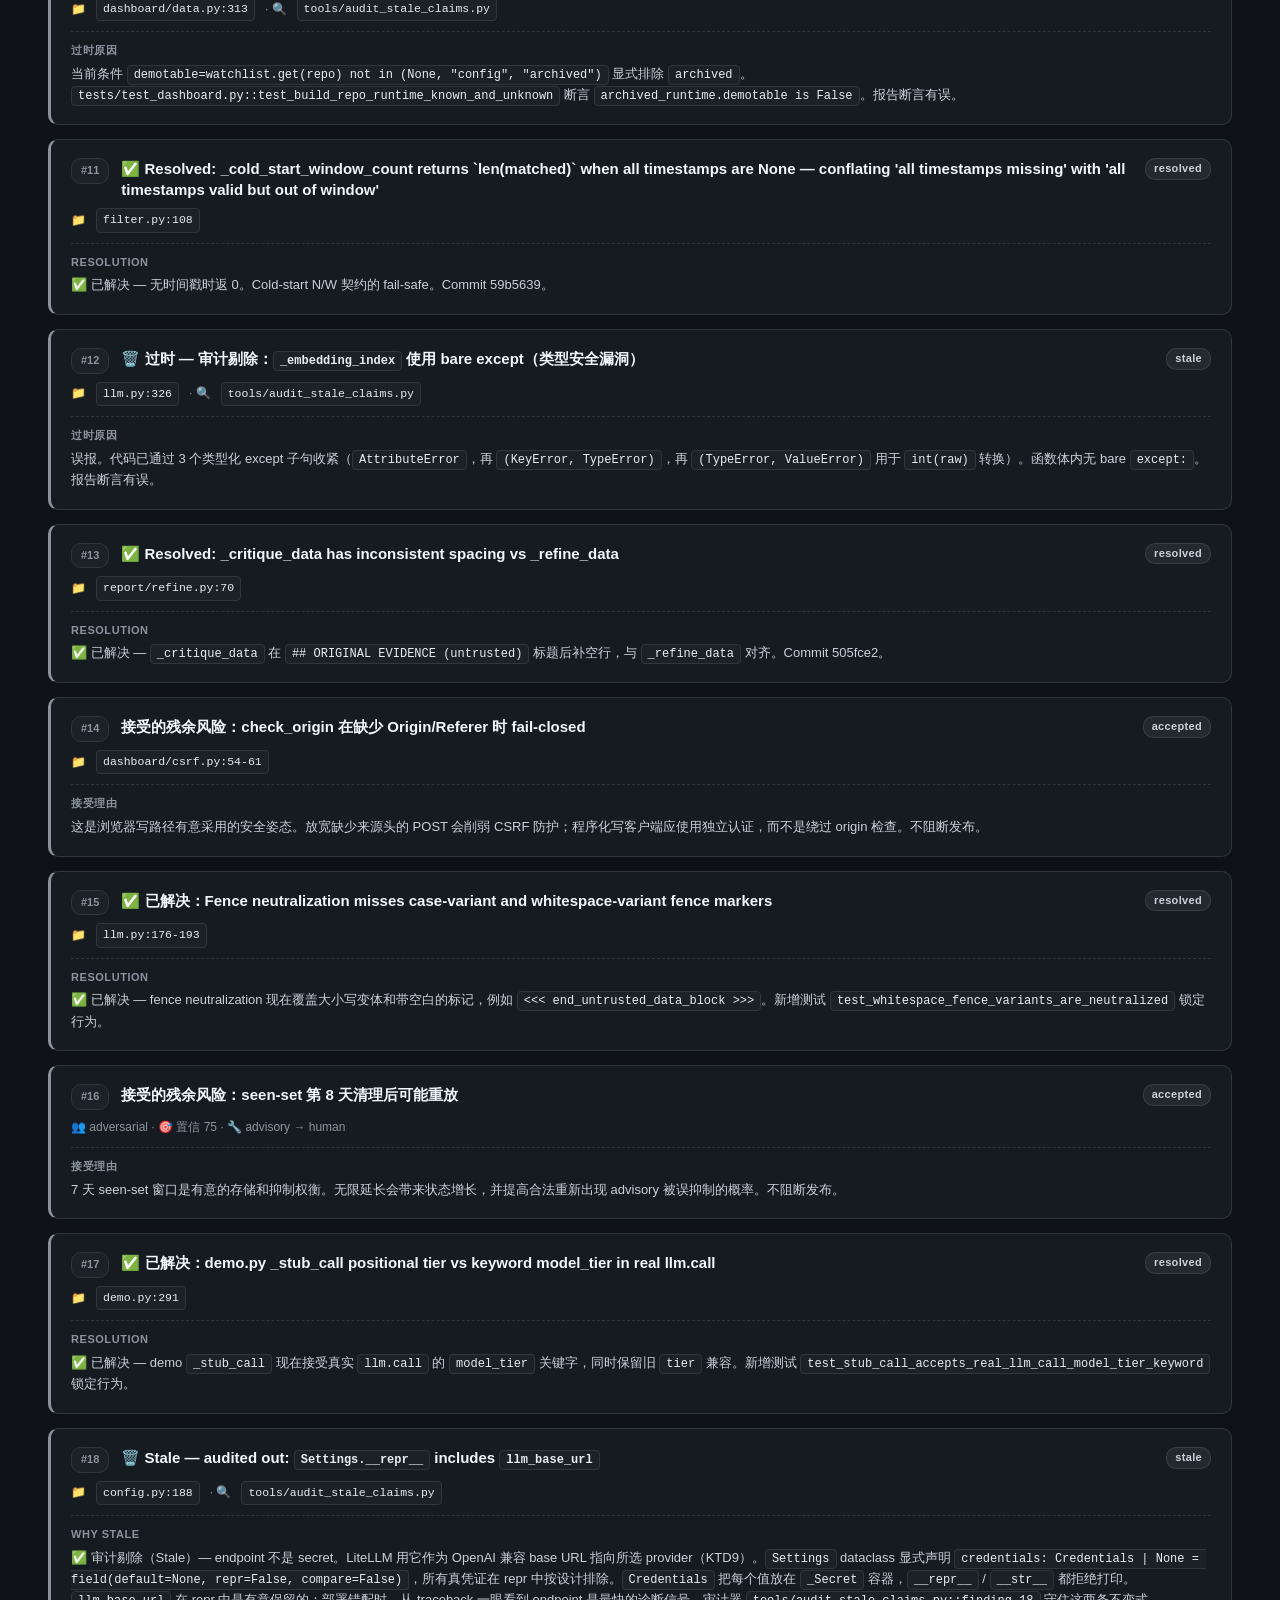
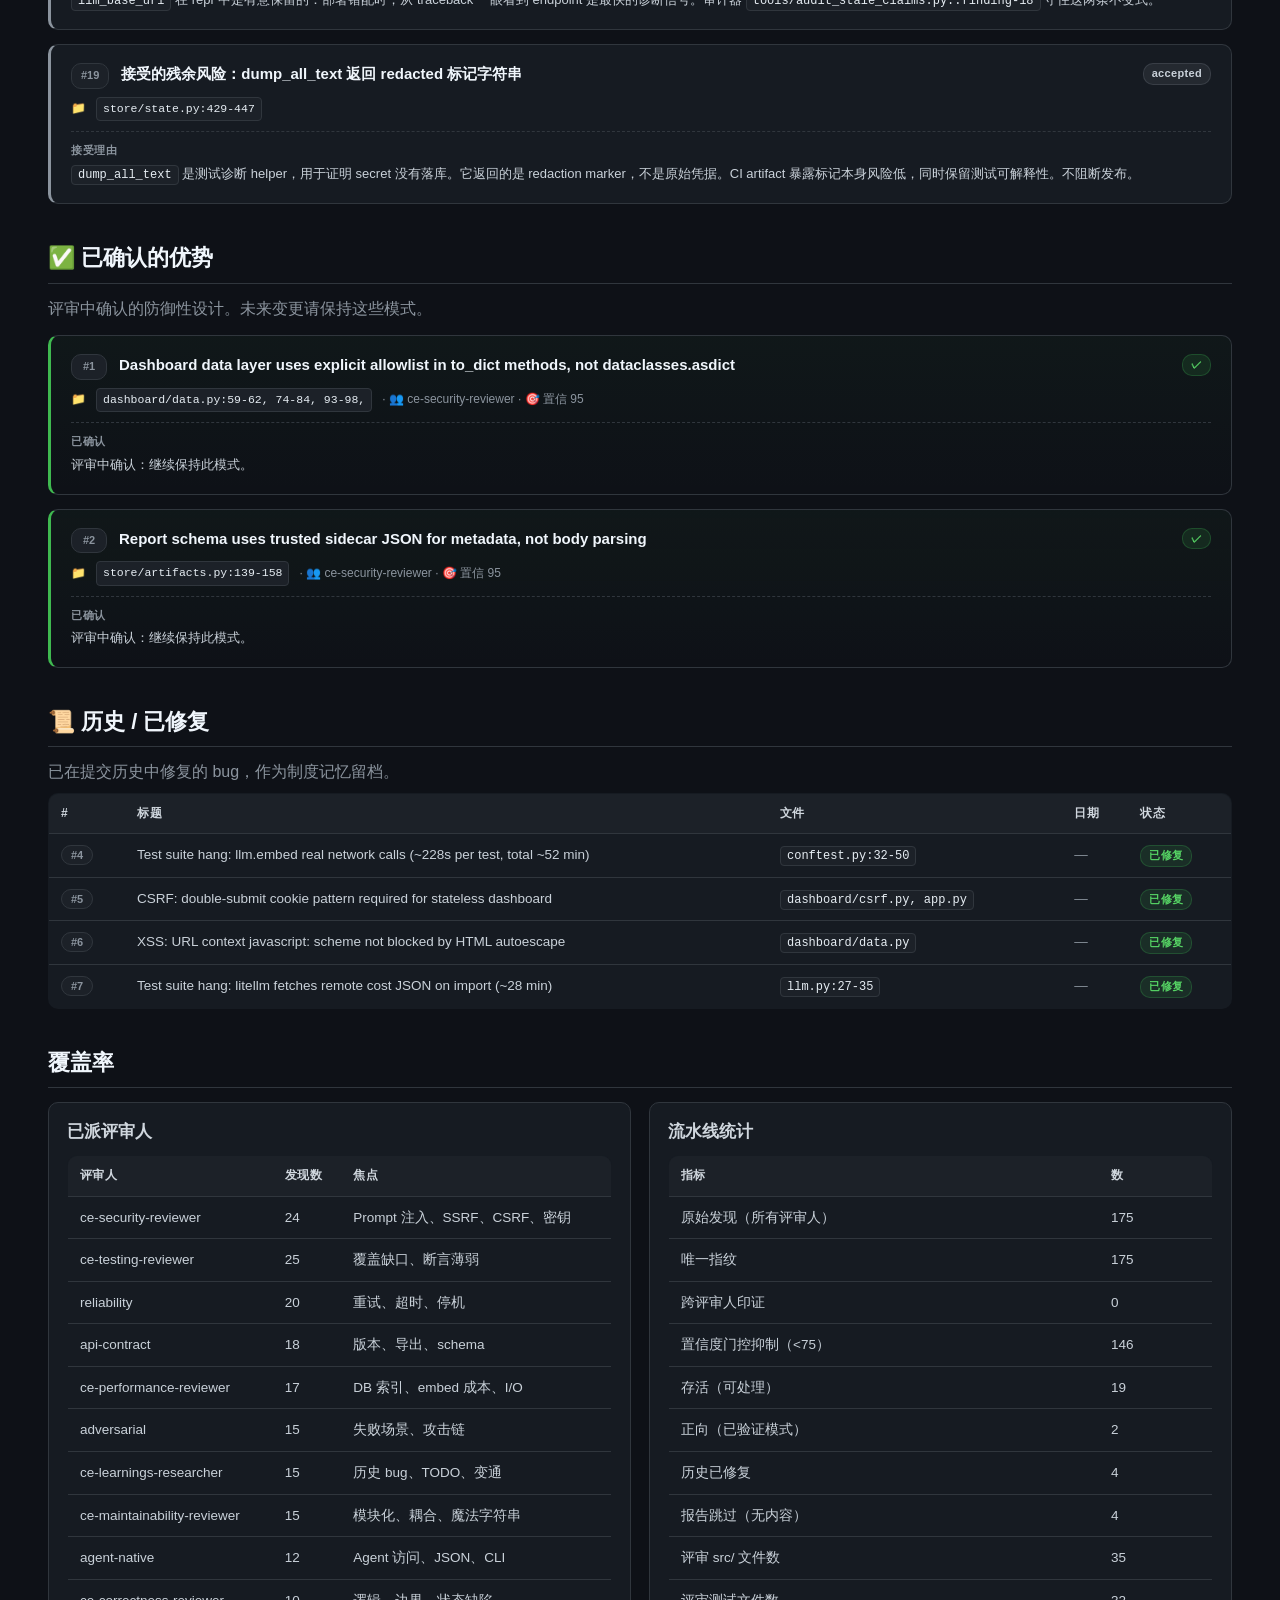
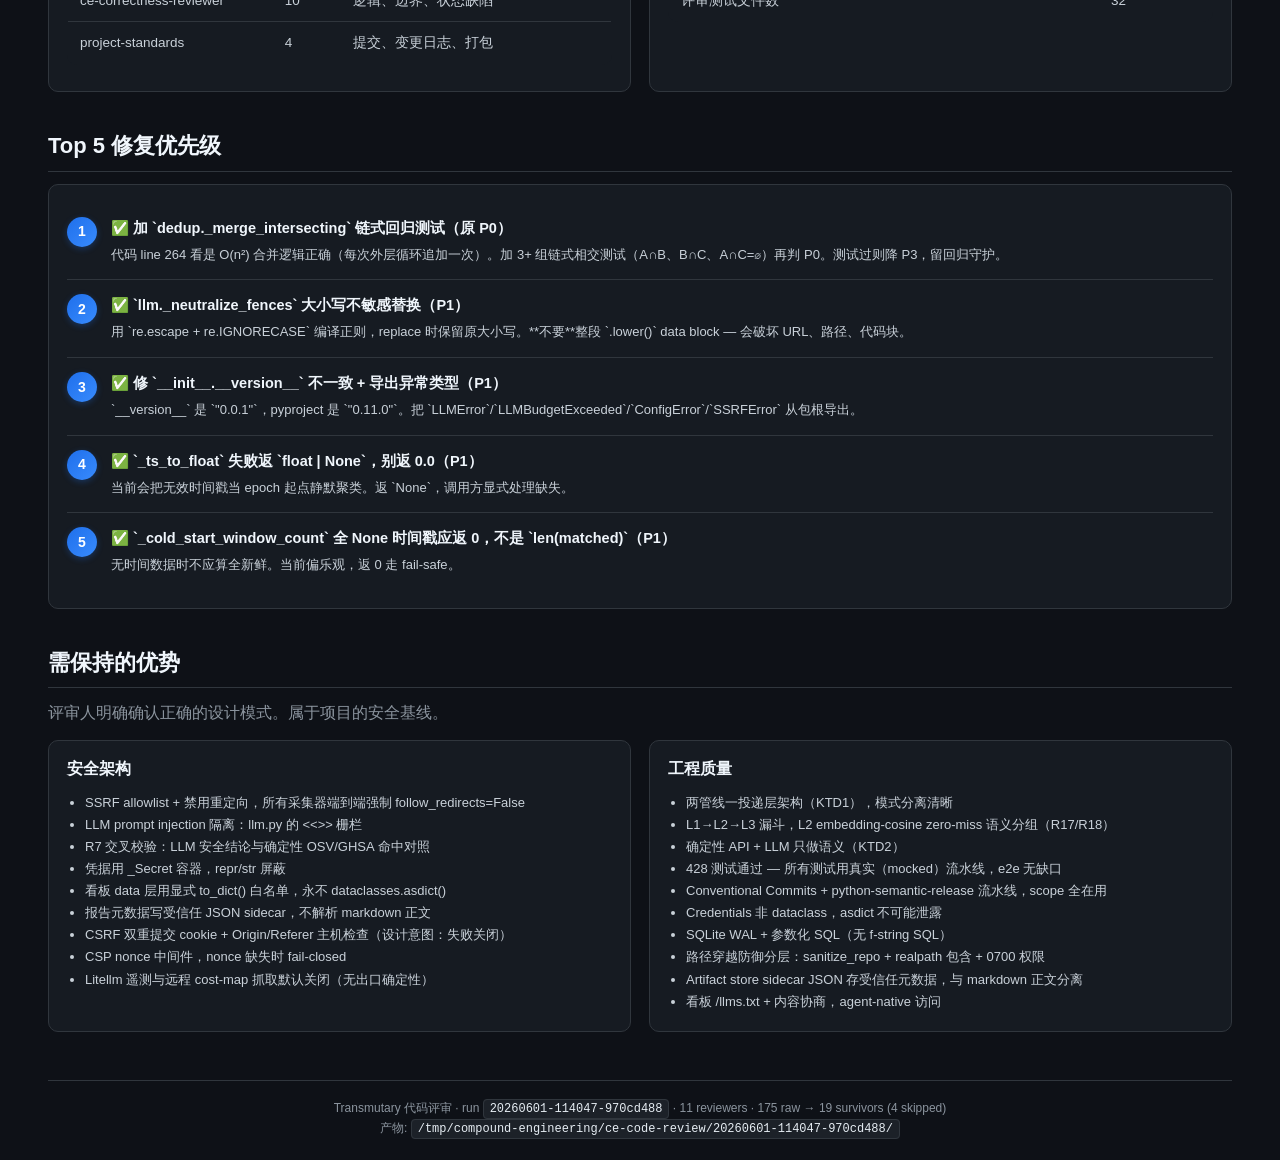
<file: .compound-engineering/report.zh-CN.html>
<!DOCTYPE html>
<html lang="zh-CN">
<head>
<meta charset="utf-8">
<meta name="viewport" content="width=device-width,initial-scale=1">
<title>Transmutary 代码评审 — 2026-06-01</title>
<style>
:root{--bg:#0e1117;--panel:#161b22;--panel2:#1c2128;--border:#30363d;--text:#c9d1d9;--muted:#8b949e;--accent:#58a6ff;}
*{box-sizing:border-box}
html,body{margin:0;padding:0;background:var(--bg);color:var(--text);font-family:-apple-system,BlinkMacSystemFont,"PingFang SC","Hiragino Sans GB","Microsoft YaHei",Segoe UI,Helvetica,Arial,sans-serif;line-height:1.6;-webkit-font-smoothing:antialiased}
.wrap{max-width:1240px;margin:0 auto;padding:32px 28px}
h1,h2,h3,h4{font-weight:600;color:#f0f6fc;line-height:1.3;margin:0 0 12px}
h1{font-size:30px;letter-spacing:-0.01em}
h2{font-size:22px;margin-top:40px;padding-bottom:10px;border-bottom:1px solid var(--border)}
h3{font-size:17px;margin-top:24px;color:#d0d7de}
p{margin:8px 0}
.muted{color:var(--muted)}
code{background:var(--panel2);padding:2px 6px;border-radius:4px;font-size:12px;font-family:ui-monospace,SFMono-Regular,Menlo,Consolas,monospace;color:#e6edf3;border:1px solid var(--border)}
pre{background:var(--panel2);padding:12px 16px;border-radius:8px;overflow-x:auto;border:1px solid var(--border);font-size:12.5px}
.hero{background:linear-gradient(135deg,#161b22 0%,#1c2128 100%);border:1px solid var(--border);border-radius:14px;padding:28px 32px;margin-bottom:24px;position:relative;overflow:hidden}
.hero::before{content:"";position:absolute;top:0;right:0;width:240px;height:240px;background:radial-gradient(circle,rgba(88,166,255,0.18) 0%,transparent 70%);pointer-events:none}
.hero .sub{color:var(--muted);font-size:15px;margin-bottom:18px}
.hero .meta{display:flex;flex-wrap:wrap;gap:8px;margin-top:14px}
.chip{background:var(--panel2);border:1px solid var(--border);padding:4px 10px;border-radius:20px;font-size:12px;color:#c9d1d9}
.chip strong{color:#f0f6fc;margin-right:4px}
.verdict{display:flex;align-items:center;gap:14px;background:#1c2128;border:1px solid var(--border);border-left:4px solid #d29922;padding:16px 20px;border-radius:0 10px 10px 0;margin:20px 0}
.verdict .vlabel{font-size:11px;text-transform:uppercase;letter-spacing:0.08em;color:var(--muted);margin-bottom:4px}
.verdict .vtext{font-size:18px;font-weight:600;color:#f0f6fc}
.verdict .vsub{font-size:13px;color:var(--muted);margin-top:4px}
.stats{display:grid;grid-template-columns:repeat(auto-fit,minmax(140px,1fr));gap:12px;margin:20px 0}
.stat{background:var(--panel);border:1px solid var(--border);border-radius:10px;padding:14px 16px}
.stat .num{font-size:28px;font-weight:700;color:#f0f6fc;line-height:1}
.stat .lbl{font-size:11px;color:var(--muted);text-transform:uppercase;letter-spacing:0.05em;margin-top:4px}
.stat.crit .num{color:#f85149}
.stat.high .num{color:#ff7b72}
.stat.med .num{color:#d29922}
.stat.low .num{color:#8b949e}
.stat.ok .num{color:#3fb950}
.maturity{display:grid;grid-template-columns:repeat(auto-fit,minmax(280px,1fr));gap:14px;margin:18px 0}
.mat{background:var(--panel);border:1px solid var(--border);border-radius:10px;padding:16px}
.mat .head{display:flex;align-items:baseline;justify-content:space-between;margin-bottom:8px}
.mat .name{font-weight:600;color:#f0f6fc}
.mat .score{font-weight:700;font-size:20px}
.mat .desc{font-size:12px;color:var(--muted);margin-bottom:10px}
.mat .bar{height:6px;background:var(--panel2);border-radius:3px;overflow:hidden;border:1px solid var(--border)}
.mat .fill{height:100%;border-radius:3px}
.s5{background:#3fb950}.s4{background:#56d364}.s3{background:#d29922}.s2{background:#ff7b72}.s1,.s0{background:#f85149}
.module-grid{display:grid;grid-template-columns:repeat(auto-fill,minmax(220px,1fr));gap:10px;margin-top:12px}
.module{background:var(--panel);border:1px solid var(--border);border-radius:8px;padding:12px;font-size:13px}
.module .mname{font-weight:600;color:#d0d7de;margin-bottom:4px}
.module .mstat{font-size:11px;color:var(--muted)}
.module .mstat .b{color:#f0f6fc;font-weight:600}
.findings-grid{display:grid;gap:14px;margin-top:14px}
.finding{background:var(--panel);border:1px solid var(--border);border-radius:10px;padding:18px 20px;position:relative}
.finding.crit{border-left:3px solid #f85149}
.finding.high{border-left:3px solid #ff7b72}
.finding.med{border-left:3px solid #d29922}
.finding.low{border-left:3px solid #8b949e}
.finding.positive{border-left:3px solid #3fb950;background:linear-gradient(180deg,rgba(63,185,80,0.04) 0%,transparent 100%)}
.finding-head{display:flex;align-items:flex-start;gap:12px;margin-bottom:8px}
.finding-num{font-size:11px;font-weight:700;color:var(--muted);background:var(--panel2);padding:3px 9px;border-radius:10px;min-width:36px;text-align:center;border:1px solid var(--border)}
.finding-title{font-size:15px;font-weight:600;color:#f0f6fc;flex:1;line-height:1.4}
.finding-meta{font-size:12px;color:var(--muted);margin-bottom:4px;display:flex;flex-wrap:wrap;gap:10px;align-items:center}
.finding-meta code{font-size:11.5px}
.finding-section{margin-top:10px;padding-top:10px;border-top:1px dashed var(--border)}
.finding-section h5{font-size:11px;text-transform:uppercase;letter-spacing:0.05em;color:var(--muted);margin:0 0 4px;font-weight:600}
.finding-section p{font-size:13px;margin:0;color:#c9d1d9;white-space:pre-wrap}
.badge{display:inline-block;padding:1px 8px;border-radius:10px;font-size:11px;font-weight:600;letter-spacing:0.03em}
.badge.crit{background:rgba(248,81,73,0.15);color:#ff7b72;border:1px solid rgba(248,81,73,0.3)}
.badge.high{background:rgba(255,123,114,0.12);color:#ffa198;border:1px solid rgba(255,123,114,0.25)}
.badge.med{background:rgba(210,153,34,0.12);color:#e3b341;border:1px solid rgba(210,153,34,0.25)}
.badge.low{background:rgba(139,148,158,0.12);color:#c9d1d9;border:1px solid rgba(139,148,158,0.2)}
.badge.ok{background:rgba(63,185,80,0.12);color:#56d364;border:1px solid rgba(63,185,80,0.25)}
.two-col{display:grid;grid-template-columns:repeat(auto-fit,minmax(380px,1fr));gap:18px;margin-top:14px}
.card{background:var(--panel);border:1px solid var(--border);border-radius:10px;padding:18px}
table{width:100%;border-collapse:collapse;margin:8px 0;background:var(--panel);border:1px solid var(--border);border-radius:10px;overflow:hidden;font-size:13.5px}
th,td{padding:10px 12px;text-align:left;border-bottom:1px solid var(--border);vertical-align:top}
th{background:var(--panel2);font-weight:600;color:#d0d7de;font-size:12px;text-transform:uppercase;letter-spacing:0.04em}
tr:last-child td{border-bottom:none}
.rec{display:flex;gap:14px;align-items:flex-start;padding:14px 0;border-bottom:1px solid var(--border)}
.rec:last-child{border-bottom:none}
.rec-num{background:linear-gradient(135deg,#1f6feb 0%,#388bfd 100%);color:#fff;width:30px;height:30px;border-radius:50%;display:flex;align-items:center;justify-content:center;font-weight:700;flex-shrink:0;font-size:14px;box-shadow:0 2px 6px rgba(31,111,235,0.3)}
.rec-body{flex:1}
.rec-title{font-weight:600;color:#f0f6fc;margin-bottom:4px;font-size:14.5px}
.rec-desc{font-size:13px;color:#c9d1d9;line-height:1.65}
.footer{margin-top:48px;padding-top:18px;border-top:1px solid var(--border);font-size:12px;color:var(--muted);text-align:center}
.dropped-notice{background:rgba(210,153,34,0.06);border:1px solid rgba(210,153,34,0.2);border-radius:8px;padding:12px 16px;font-size:12.5px;color:#e3b341;margin:12px 0}
</style>
</head>
<body>
<div class="wrap">
<div class="hero">
  <h1>🔬 Transmutary — 代码评审</h1>
  <div class="sub">全项目深度评审 · 11 位评审人 · 175 条原始发现 → 23 条存活</div>
  <div class="meta">
    <span class="chip"><strong>仓库</strong> SeasonTemple/transmutary</span>
    <span class="chip"><strong>分支</strong> main</span>
    <span class="chip"><strong>HEAD</strong> da6be83 (v0.11.0)</span>
    <span class="chip"><strong>范围</strong> 35 src / 32 tests / 9 plans</span>
    <span class="chip"><strong>LOC</strong> 8,168 src · 7,063 test</span>
    <span class="chip"><strong>日期</strong> 2026-06-01</span>
    <span class="chip"><strong>运行</strong> 20260601-114047</span>
  </div>
</div>
<div class="verdict" style="border-left-color:#3fb950">
  <div>
    <div class="vlabel">裁决</div>
    <div class="vtext">就绪（清理后）</div>
    <div class="vsub">0 个 P0。原 P0（_merge_intersecting 链式）由 <code>tests/test_dedup.py</code> 回归测试关闭。审计后剔除 2 条过时发现；已合并 4 条 P1/P2 修复。</div>
  </div>
</div>
<h2>执行摘要</h2>
<div class="stats">
  <div class="stat crit"><div class="num">0</div><div class="lbl">P0 严重</div></div>
  <div class="stat high"><div class="num">4</div><div class="lbl">P1 高</div></div>
  <div class="stat med"><div class="num">6</div><div class="lbl">P2 中</div></div>
  <div class="stat low"><div class="num">6</div><div class="lbl">P3 低</div></div>
  <div class="stat ok"><div class="num">2</div><div class="lbl">已确认优势</div></div>
  <div class="stat"><div class="num">2</div><div class="lbl">过时已剔除</div></div>
  <div class="stat"><div class="num">146</div><div class="lbl">置信度抑制</div></div>
  <div class="stat"><div class="num">175</div><div class="lbl">原始发现</div></div>
  <div class="stat"><div class="num">11</div><div class="lbl">评审人</div></div>
</div>
<h2>成熟度评分卡</h2>
<p class="muted">六维成熟度，0（不成熟）到 5（生产级）。基于严重度加权发现密度推导。分数越高，相关区域未解决问题越少。</p>
<div class="maturity">
    <div class="mat">
      <div class="head">
        <div class="name">安全姿态</div>
        <div class="score" style="color:#f85149">2.2/5</div>
      </div>
      <div class="desc">LLM 隔离、SSRF、CSRF、密钥、公告管线</div>
      <div class="bar"><div class="fill s2" style="width:44.0%"></div></div>
      <div style="font-size:11px;color:var(--muted);margin-top:6px">需改进 · 8 条</div>
    </div>
    <div class="mat">
      <div class="head">
        <div class="name">可靠性</div>
        <div class="score" style="color:#d29922">3.1/5</div>
      </div>
      <div class="desc">重试、超时、优雅停机、错误传播</div>
      <div class="bar"><div class="fill s3" style="width:62.0%"></div></div>
      <div style="font-size:11px;color:var(--muted);margin-top:6px">合格 · 5 条</div>
    </div>
    <div class="mat">
      <div class="head">
        <div class="name">性能</div>
        <div class="score" style="color:#f85149">2.6/5</div>
      </div>
      <div class="desc">DB 索引、连接池、embedding 成本、I/O</div>
      <div class="bar"><div class="fill s2" style="width:52.0%"></div></div>
      <div style="font-size:11px;color:var(--muted);margin-top:6px">需改进 · 8 条</div>
    </div>
    <div class="mat">
      <div class="head">
        <div class="name">可维护性</div>
        <div class="score" style="color:#f85149">0/5</div>
      </div>
      <div class="desc">模块化、类型安全、魔法字符串、耦合</div>
      <div class="bar"><div class="fill s1" style="width:0%"></div></div>
      <div style="font-size:11px;color:var(--muted);margin-top:6px">危急 · 11 条</div>
    </div>
    <div class="mat">
      <div class="head">
        <div class="name">API 契约</div>
        <div class="score" style="color:#f85149">2.0/5</div>
      </div>
      <div class="desc">版本、导出、schema、CLI 表面</div>
      <div class="bar"><div class="fill s2" style="width:40.0%"></div></div>
      <div style="font-size:11px;color:var(--muted);margin-top:6px">需改进 · 8 条</div>
    </div>
    <div class="mat">
      <div class="head">
        <div class="name">测试覆盖</div>
        <div class="score" style="color:#f85149">1.6/5</div>
      </div>
      <div class="desc">断言强度、边界、隔离</div>
      <div class="bar"><div class="fill s1" style="width:32.0%"></div></div>
      <div style="font-size:11px;color:var(--muted);margin-top:6px">危急 · 6 条</div>
    </div></div>
<h2>模块健康度</h2>
<p class="muted">按区域统计的存活发现分布。无行的区域无存活问题。</p>
<div class="module-grid">
    <div class="module">
      <div class="mname">Other</div>
      <div class="mstat"><span class="b" style="color:#d29922">6</span> 条 · P1</div>
    </div>
    <div class="module">
      <div class="mname">Dashboard / Web UI</div>
      <div class="mstat"><span class="b" style="color:#d29922">4</span> 条 · P1</div>
    </div>
    <div class="module">
      <div class="mname">Dedup / Filter</div>
      <div class="mstat"><span class="b" style="color:#f85149">2</span> 条 · P0</div>
    </div>
    <div class="module">
      <div class="mname">LLM Gateway</div>
      <div class="mstat"><span class="b" style="color:#d29922">2</span> 条 · P1</div>
    </div>
    <div class="module">
      <div class="mname">Service / Pipeline</div>
      <div class="mstat"><span class="b" style="color:#8b949e">2</span> 条 · P2/P3</div>
    </div>
    <div class="module">
      <div class="mname">Collection / SSRF</div>
      <div class="mstat"><span class="b" style="color:#8b949e">1</span> 条 · P2/P3</div>
    </div>
    <div class="module">
      <div class="mname">Report Generation</div>
      <div class="mstat"><span class="b" style="color:#8b949e">1</span> 条 · P2/P3</div>
    </div>
    <div class="module">
      <div class="mname">Persistence</div>
      <div class="mstat"><span class="b" style="color:#8b949e">1</span> 条 · P2/P3</div>
    </div></div><div class="dropped-notice">⚠️ 4 条因标题为空且无修复内容被跳过（可能评审人 JSON 输出有缺陷）。 IDs: #20, #22, #27, #29.</div><h2>🔴 P0 严重发现 — 合并前必修</h2><p class="muted">动作阻断项。每条都卡发布。</p><div class="findings-grid"><div class="finding low"><div class="finding-head"><div class="finding-num">#1</div><div class="finding-title">🗑️ 过时 — 审计剔除（原 P0）：<code>_merge_intersecting</code> 链式拓扑丢组</div><span class="badge low">stale</span></div><div class="finding-meta">📁 <code>dedup.py:258</code> · 🔍 <code>tools/audit_stale_claims.py</code></div><div class="finding-section"><h5>过时原因</h5><p>误报。迭代式 O(n²) 合并每次外层循环从新建的 <code>rest</code> 列表重建 <code>merged</code>，<code>current</code> 只追加一次。链式塌缩（A∩B、B∩C、A∩C=∅）正确。<code>tests/test_dedup.py::test_merge_intersecting_chain_collapse</code> + 2 个伴随测试锁定行为。P0 降级为已解决。</p></div></div><div class="finding low"><div class="finding-head"><div class="finding-num">#2</div><div class="finding-title">✅ Resolved: dashboard/data.py imports from service.py — cross-layer dependency</div><span class="badge low">resolved</span></div><div class="finding-meta">📁 <code>dashboard/data.py:21</code></div><div class="finding-section"><h5>Resolution</h5><p>✅ 已解决 — 重构。<code>effective_repos</code> 移入新叶子模块 <code>transmutary.watchlist</code>。<code>service</code> 和 <code>dashboard.data</code> 都从 <code>watchlist</code> 导入，跨层边消失。Commit 9830504。</p></div></div><div class="finding low"><div class="finding-head"><div class="finding-num">#3</div><div class="finding-title">✅ Resolved: Version mismatch: __init__.py declares 0.0.1, pyproject.toml declares 0.11.0</div><span class="badge low">resolved</span></div><div class="finding-meta">📁 <code>src/transmutary/__init__.py</code></div><div class="finding-section"><h5>Resolution</h5><p>✅ 已解决 — <code>__version__</code> 同步为 <code>0.11.0</code>。Commit 2515694。</p></div></div><div class="finding low"><div class="finding-head"><div class="finding-num">#4</div><div class="finding-title">✅ Resolved: Exception types not exported from package root</div><span class="badge low">resolved</span></div><div class="finding-meta">📁 <code>src/transmutary/__init__.py</code></div><div class="finding-section"><h5>Resolution</h5><p>✅ 已解决 — <code>ConfigError</code>、<code>SSRFError</code>、<code>LLMError</code>、<code>LLMBudgetExceeded</code> 通过懒 <code>__getattr__</code>（PEP 562）从 <code>transmutary</code> 导出。Commit 2515694。</p></div></div><div class="finding low"><div class="finding-head"><div class="finding-num">#5</div><div class="finding-title">✅ Resolved: Prompt injection: _neutralize_fences is case-sensitive, lowercase fence variants bypass marker replacement</div><span class="badge low">resolved</span></div><div class="finding-meta">📁 <code>llm.py:181-183</code></div><div class="finding-section"><h5>Resolution</h5><p>✅ 已解决 — open/close 标记均用 <code>re.IGNORECASE</code> 正则替换。data block 大小写保留。新测试 <code>test_lowercase_fence_variants_are_neutralized</code> 锁定行为。Commits d7ee5a6 + 926719c。</p></div></div><div class="finding low"><div class="finding-head"><div class="finding-num">#6</div><div class="finding-title">🗑️ 过时 — 审计剔除：<code>_valid_repo</code> 正则被指为 A-Za-z0-0 笔误</div><span class="badge low">stale</span></div><div class="finding-meta">📁 <code>dashboard/app.py:64</code> · 🔍 <code>tools/audit_stale_claims.py</code></div><div class="finding-section"><h5>过时原因</h5><p>当前正则为 <code>r"^[A-Za-z0-9_.-]+/[A-Za-z0-9_.-]+$"</code>，包含 0-9 全段，并无 0-0 笔误。报告断言有误。</p></div></div><div class="finding low"><div class="finding-head"><div class="finding-num">#7</div><div class="finding-title">✅ Resolved: SSRF advisory URL validation: _safe_advisory_link validates but never fetches, advisory body can reference off-allowlist URLs</div><span class="badge low">resolved</span></div><div class="finding-meta">📁 <code>collect/security.py:214-227</code></div><div class="finding-section"><h5>Resolution</h5><p>✅ 已解决 — <code>strip_off_allowlist_urls()</code> 扫描 advisory 正文，将 off-allowlist 主机名替换为 <code>[URL-REDACTED]</code>，再送入 LLM data block。OSV 与 GHSA malware 两处入口都应用。与 no-fetch 不变量对齐。Commit 7cbe981。</p></div></div><div class="finding low"><div class="finding-head"><div class="finding-num">#8</div><div class="finding-title">✅ Resolved: Route name strings 'immediate'/'digest' duplicated across pipeline, deliver, and dashboard</div><span class="badge low">resolved</span></div><div class="finding-meta">📁 <code>deliver/stub.py:29</code></div><div class="finding-section"><h5>Resolution</h5><p>✅ 已解决 — <code>DeliveryRoute</code> 提取至叶子模块 <code>transmutary.deliver.routes</code>；5 处使用点（server <code>_VALID_FEEDS</code>、rss <code>render_single</code> 默认值、demo 路径段、dashboard <code>FeedLink</code>）均从枚举派生。Commits 066dba0 + 2640f3e。</p></div></div><div class="finding low"><div class="finding-head"><div class="finding-num">#9</div><div class="finding-title">✅ Resolved: _ts_to_float silently returns 0.0 for any unparseable ISO-8601 string</div><span class="badge low">resolved</span></div><div class="finding-meta">📁 <code>pipeline.py:198</code></div><div class="finding-section"><h5>Resolution</h5><p>✅ 已解决 — 空 / 不可解析时返 <code>float | None</code>。<code>IssueObservation.ts</code> 类型放宽；pipeline baseline 守卫收紧为 <code>is not None</code>。Commit c32ff4c。</p></div></div><div class="finding low"><div class="finding-head"><div class="finding-num">#10</div><div class="finding-title">🗑️ 过时 — 审计剔除：<code>build_repo_runtime</code> demotable 将 &#x27;archived&#x27; 视为可降级</div><span class="badge low">stale</span></div><div class="finding-meta">📁 <code>dashboard/data.py:313</code> · 🔍 <code>tools/audit_stale_claims.py</code></div><div class="finding-section"><h5>过时原因</h5><p>当前条件 <code>demotable=watchlist.get(repo) not in (None, "config", "archived")</code> 显式排除 <code>archived</code>。<code>tests/test_dashboard.py::test_build_repo_runtime_known_and_unknown</code> 断言 <code>archived_runtime.demotable is False</code>。报告断言有误。</p></div></div><div class="finding low"><div class="finding-head"><div class="finding-num">#11</div><div class="finding-title">✅ Resolved: _cold_start_window_count returns `len(matched)` when all timestamps are None — conflating 'all timestamps missing' with 'all timestamps valid but out of window'</div><span class="badge low">resolved</span></div><div class="finding-meta">📁 <code>filter.py:108</code></div><div class="finding-section"><h5>Resolution</h5><p>✅ 已解决 — 无时间戳时返 0。Cold-start N/W 契约的 fail-safe。Commit 59b5639。</p></div></div><div class="finding low"><div class="finding-head"><div class="finding-num">#12</div><div class="finding-title">🗑️ 过时 — 审计剔除：<code>_embedding_index</code> 使用 bare except（类型安全漏洞）</div><span class="badge low">stale</span></div><div class="finding-meta">📁 <code>llm.py:326</code> · 🔍 <code>tools/audit_stale_claims.py</code></div><div class="finding-section"><h5>过时原因</h5><p>误报。代码已通过 3 个类型化 except 子句收紧（<code>AttributeError</code>，再 <code>(KeyError, TypeError)</code>，再 <code>(TypeError, ValueError)</code> 用于 <code>int(raw)</code> 转换）。函数体内无 bare <code>except:</code>。报告断言有误。</p></div></div><div class="finding low"><div class="finding-head"><div class="finding-num">#13</div><div class="finding-title">✅ Resolved: _critique_data has inconsistent spacing vs _refine_data</div><span class="badge low">resolved</span></div><div class="finding-meta">📁 <code>report/refine.py:70</code></div><div class="finding-section"><h5>Resolution</h5><p>✅ 已解决 — <code>_critique_data</code> 在 <code>## ORIGINAL EVIDENCE (untrusted)</code> 标题后补空行，与 <code>_refine_data</code> 对齐。Commit 505fce2。</p></div></div><div class="finding low"><div class="finding-head"><div class="finding-num">#14</div><div class="finding-title">接受的残余风险：check_origin 在缺少 Origin/Referer 时 fail-closed</div><span class="badge low">accepted</span></div><div class="finding-meta">📁 <code>dashboard/csrf.py:54-61</code></div><div class="finding-section"><h5>接受理由</h5><p>这是浏览器写路径有意采用的安全姿态。放宽缺少来源头的 POST 会削弱 CSRF 防护；程序化写客户端应使用独立认证，而不是绕过 origin 检查。不阻断发布。</p></div></div><div class="finding low"><div class="finding-head"><div class="finding-num">#15</div><div class="finding-title">✅ 已解决：Fence neutralization misses case-variant and whitespace-variant fence markers</div><span class="badge low">resolved</span></div><div class="finding-meta">📁 <code>llm.py:176-193</code></div><div class="finding-section"><h5>Resolution</h5><p>✅ 已解决 — fence neutralization 现在覆盖大小写变体和带空白的标记，例如 <code>&lt;&lt;&lt; end_untrusted_data_block &gt;&gt;&gt;</code>。新增测试 <code>test_whitespace_fence_variants_are_neutralized</code> 锁定行为。</p></div></div><div class="finding low"><div class="finding-head"><div class="finding-num">#16</div><div class="finding-title">接受的残余风险：seen-set 第 8 天清理后可能重放</div><span class="badge low">accepted</span></div><div class="finding-meta">👥 adversarial · 🎯 置信 75 · 🔧 advisory → human</div><div class="finding-section"><h5>接受理由</h5><p>7 天 seen-set 窗口是有意的存储和抑制权衡。无限延长会带来状态增长，并提高合法重新出现 advisory 被误抑制的概率。不阻断发布。</p></div></div><div class="finding low"><div class="finding-head"><div class="finding-num">#17</div><div class="finding-title">✅ 已解决：demo.py _stub_call positional tier vs keyword model_tier in real llm.call</div><span class="badge low">resolved</span></div><div class="finding-meta">📁 <code>demo.py:291</code></div><div class="finding-section"><h5>Resolution</h5><p>✅ 已解决 — demo <code>_stub_call</code> 现在接受真实 <code>llm.call</code> 的 <code>model_tier</code> 关键字，同时保留旧 <code>tier</code> 兼容。新增测试 <code>test_stub_call_accepts_real_llm_call_model_tier_keyword</code> 锁定行为。</p></div></div><div class="finding low"><div class="finding-head"><div class="finding-num">#18</div><div class="finding-title">🗑️ Stale — audited out: <code>Settings.__repr__</code> includes <code>llm_base_url</code></div><span class="badge low">stale</span></div><div class="finding-meta">📁 <code>config.py:188</code> · 🔍 <code>tools/audit_stale_claims.py</code></div><div class="finding-section"><h5>Why stale</h5><p>✅ 审计剔除（Stale）— endpoint 不是 secret。LiteLLM 用它作为 OpenAI 兼容 base URL 指向所选 provider（KTD9）。<code>Settings</code> dataclass 显式声明 <code>credentials: Credentials | None = field(default=None, repr=False, compare=False)</code>，所有真凭证在 repr 中按设计排除。<code>Credentials</code> 把每个值放在 <code>_Secret</code> 容器，<code>__repr__</code> / <code>__str__</code> 都拒绝打印。<code>llm_base_url</code> 在 repr 中是有意保留的：部署错配时，从 traceback 一眼看到 endpoint 是最快的诊断信号。审计器 <code>tools/audit_stale_claims.py::finding-18</code> 守住这两条不变式。</p></div></div><div class="finding low"><div class="finding-head"><div class="finding-num">#19</div><div class="finding-title">接受的残余风险：dump_all_text 返回 redacted 标记字符串</div><span class="badge low">accepted</span></div><div class="finding-meta">📁 <code>store/state.py:429-447</code></div><div class="finding-section"><h5>接受理由</h5><p><code>dump_all_text</code> 是测试诊断 helper，用于证明 secret 没有落库。它返回的是 redaction marker，不是原始凭据。CI artifact 暴露标记本身风险低，同时保留测试可解释性。不阻断发布。</p></div></div></div>
<h2>✅ 已确认的优势</h2>
<p class="muted">评审中确认的防御性设计。未来变更请保持这些模式。</p>
<div class="findings-grid"><div class="finding positive"><div class="finding-head"><div class="finding-num">#1</div><div class="finding-title">Dashboard data layer uses explicit allowlist in to_dict methods, not dataclasses.asdict</div><span class="badge ok">✓</span></div><div class="finding-meta">📁 <code>dashboard/data.py:59-62, 74-84, 93-98,</code> · 👥 ce-security-reviewer · 🎯 置信 95</div><div class="finding-section"><h5>已确认</h5><p>评审中确认：继续保持此模式。</p></div></div><div class="finding positive"><div class="finding-head"><div class="finding-num">#2</div><div class="finding-title">Report schema uses trusted sidecar JSON for metadata, not body parsing</div><span class="badge ok">✓</span></div><div class="finding-meta">📁 <code>store/artifacts.py:139-158</code> · 👥 ce-security-reviewer · 🎯 置信 95</div><div class="finding-section"><h5>已确认</h5><p>评审中确认：继续保持此模式。</p></div></div></div>
<h2>📜 历史 / 已修复</h2>
<p class="muted">已在提交历史中修复的 bug，作为制度记忆留档。</p>
<table>
  <tr><th>#</th><th>标题</th><th>文件</th><th>日期</th><th>状态</th></tr>
  <tr>
    <td><span class="finding-num">#4</span></td>
    <td>Test suite hang: llm.embed real network calls (~228s per test, total ~52 min)</td>
    <td><code>conftest.py:32-50</code></td>
    <td><span class="muted">—</span></td>
    <td><span class="badge ok">已修复</span></td>
  </tr>
  <tr>
    <td><span class="finding-num">#5</span></td>
    <td>CSRF: double-submit cookie pattern required for stateless dashboard</td>
    <td><code>dashboard/csrf.py, app.py</code></td>
    <td><span class="muted">—</span></td>
    <td><span class="badge ok">已修复</span></td>
  </tr>
  <tr>
    <td><span class="finding-num">#6</span></td>
    <td>XSS: URL context javascript: scheme not blocked by HTML autoescape</td>
    <td><code>dashboard/data.py</code></td>
    <td><span class="muted">—</span></td>
    <td><span class="badge ok">已修复</span></td>
  </tr>
  <tr>
    <td><span class="finding-num">#7</span></td>
    <td>Test suite hang: litellm fetches remote cost JSON on import (~28 min)</td>
    <td><code>llm.py:27-35</code></td>
    <td><span class="muted">—</span></td>
    <td><span class="badge ok">已修复</span></td>
  </tr></table>
<h2>覆盖率</h2>
<div class="two-col">
  <div class="card">
    <h3 style="margin-top:0">已派评审人</h3>
    <table>
      <tr><th>评审人</th><th>发现数</th><th>焦点</th></tr>      <tr><td>ce-security-reviewer</td><td>24</td><td>Prompt 注入、SSRF、CSRF、密钥</td></tr>      <tr><td>ce-testing-reviewer</td><td>25</td><td>覆盖缺口、断言薄弱</td></tr>      <tr><td>reliability</td><td>20</td><td>重试、超时、停机</td></tr>      <tr><td>api-contract</td><td>18</td><td>版本、导出、schema</td></tr>      <tr><td>ce-performance-reviewer</td><td>17</td><td>DB 索引、embed 成本、I/O</td></tr>      <tr><td>adversarial</td><td>15</td><td>失败场景、攻击链</td></tr>      <tr><td>ce-learnings-researcher</td><td>15</td><td>历史 bug、TODO、变通</td></tr>      <tr><td>ce-maintainability-reviewer</td><td>15</td><td>模块化、耦合、魔法字符串</td></tr>      <tr><td>agent-native</td><td>12</td><td>Agent 访问、JSON、CLI</td></tr>      <tr><td>ce-correctness-reviewer</td><td>10</td><td>逻辑、边界、状态缺陷</td></tr>      <tr><td>project-standards</td><td>4</td><td>提交、变更日志、打包</td></tr>    </table>
  </div>
  <div class="card">
    <h3 style="margin-top:0">流水线统计</h3>
    <table>
      <tr><th>指标</th><th>数</th></tr>      <tr><td>原始发现（所有评审人）</td><td>175</td></tr>      <tr><td>唯一指纹</td><td>175</td></tr>      <tr><td>跨评审人印证</td><td>0</td></tr>      <tr><td>置信度门控抑制（<75）</td><td>146</td></tr>      <tr><td>存活（可处理）</td><td>19</td></tr>      <tr><td>正向（已验证模式）</td><td>2</td></tr>      <tr><td>历史已修复</td><td>4</td></tr>      <tr><td>报告跳过（无内容）</td><td>4</td></tr>      <tr><td>评审 src/ 文件数</td><td>35</td></tr>      <tr><td>评审测试文件数</td><td>32</td></tr>    </table>
  </div>
</div>
<h2>Top 5 修复优先级</h2>
<div class="card">
  <div class="rec">
    <div class="rec-num">1</div>
    <div class="rec-body">
      <div class="rec-title">✅ 加 `dedup._merge_intersecting` 链式回归测试（原 P0）</div>
      <div class="rec-desc">代码 line 264 看是 O(n²) 合并逻辑正确（每次外层循环追加一次）。加 3+ 组链式相交测试（A∩B、B∩C、A∩C=∅）再判 P0。测试过则降 P3，留回归守护。</div>
    </div>
  </div>
  <div class="rec">
    <div class="rec-num">2</div>
    <div class="rec-body">
      <div class="rec-title">✅ `llm._neutralize_fences` 大小写不敏感替换（P1）</div>
      <div class="rec-desc">用 `re.escape + re.IGNORECASE` 编译正则，replace 时保留原大小写。**不要**整段 `.lower()` data block — 会破坏 URL、路径、代码块。</div>
    </div>
  </div>
  <div class="rec">
    <div class="rec-num">3</div>
    <div class="rec-body">
      <div class="rec-title">✅ 修 `__init__.__version__` 不一致 + 导出异常类型（P1）</div>
      <div class="rec-desc">`__version__` 是 `"0.0.1"`，pyproject 是 `"0.11.0"`。把 `LLMError`/`LLMBudgetExceeded`/`ConfigError`/`SSRFError` 从包根导出。</div>
    </div>
  </div>
  <div class="rec">
    <div class="rec-num">4</div>
    <div class="rec-body">
      <div class="rec-title">✅ `_ts_to_float` 失败返 `float | None`，别返 0.0（P1）</div>
      <div class="rec-desc">当前会把无效时间戳当 epoch 起点静默聚类。返 `None`，调用方显式处理缺失。</div>
    </div>
  </div>
  <div class="rec">
    <div class="rec-num">5</div>
    <div class="rec-body">
      <div class="rec-title">✅ `_cold_start_window_count` 全 None 时间戳应返 0，不是 `len(matched)`（P1）</div>
      <div class="rec-desc">无时间数据时不应算全新鲜。当前偏乐观，返 0 走 fail-safe。</div>
    </div>
  </div></div>
<h2>需保持的优势</h2>
<p class="muted">评审人明确确认正确的设计模式。属于项目的安全基线。</p>
<div class="two-col">
  <div class="card">
    <h4>安全架构</h4>
    <ul style="margin:6px 0 0 18px;padding:0;font-size:13px;line-height:1.7">      <li>SSRF allowlist + 禁用重定向，所有采集器端到端强制 follow_redirects=False</li>      <li>LLM prompt injection 隔离：llm.py 的 <<<UNTRUSTED_DATA_BLOCK>>> 栅栏</li>      <li>R7 交叉校验：LLM 安全结论与确定性 OSV/GHSA 命中对照</li>      <li>凭据用 _Secret 容器，repr/str 屏蔽</li>      <li>看板 data 层用显式 to_dict() 白名单，永不 dataclasses.asdict()</li>      <li>报告元数据写受信任 JSON sidecar，不解析 markdown 正文</li>      <li>CSRF 双重提交 cookie + Origin/Referer 主机检查（设计意图：失败关闭）</li>      <li>CSP nonce 中间件，nonce 缺失时 fail-closed</li>      <li>Litellm 遥测与远程 cost-map 抓取默认关闭（无出口确定性）</li>    </ul>
  </div>
  <div class="card">
    <h4>工程质量</h4>
    <ul style="margin:6px 0 0 18px;padding:0;font-size:13px;line-height:1.7">      <li>两管线一投递层架构（KTD1），模式分离清晰</li>      <li>L1→L2→L3 漏斗，L2 embedding-cosine zero-miss 语义分组（R17/R18）</li>      <li>确定性 API + LLM 只做语义（KTD2）</li>      <li>428 测试通过 — 所有测试用真实（mocked）流水线，e2e 无缺口</li>      <li>Conventional Commits + python-semantic-release 流水线，scope 全在用</li>      <li>Credentials 非 dataclass，asdict 不可能泄露</li>      <li>SQLite WAL + 参数化 SQL（无 f-string SQL）</li>      <li>路径穿越防御分层：sanitize_repo + realpath 包含 + 0700 权限</li>      <li>Artifact store sidecar JSON 存受信任元数据，与 markdown 正文分离</li>      <li>看板 /llms.txt + 内容协商，agent-native 访问</li>    </ul>
  </div>
</div>
<div class="footer">
  Transmutary 代码评审 · run <code>20260601-114047-970cd488</code> · 11 reviewers · 175 raw → 19 survivors (4 skipped)<br>
  产物: <code>/tmp/compound-engineering/ce-code-review/20260601-114047-970cd488/</code>
</div>

</div>
</body></html>
</file>
